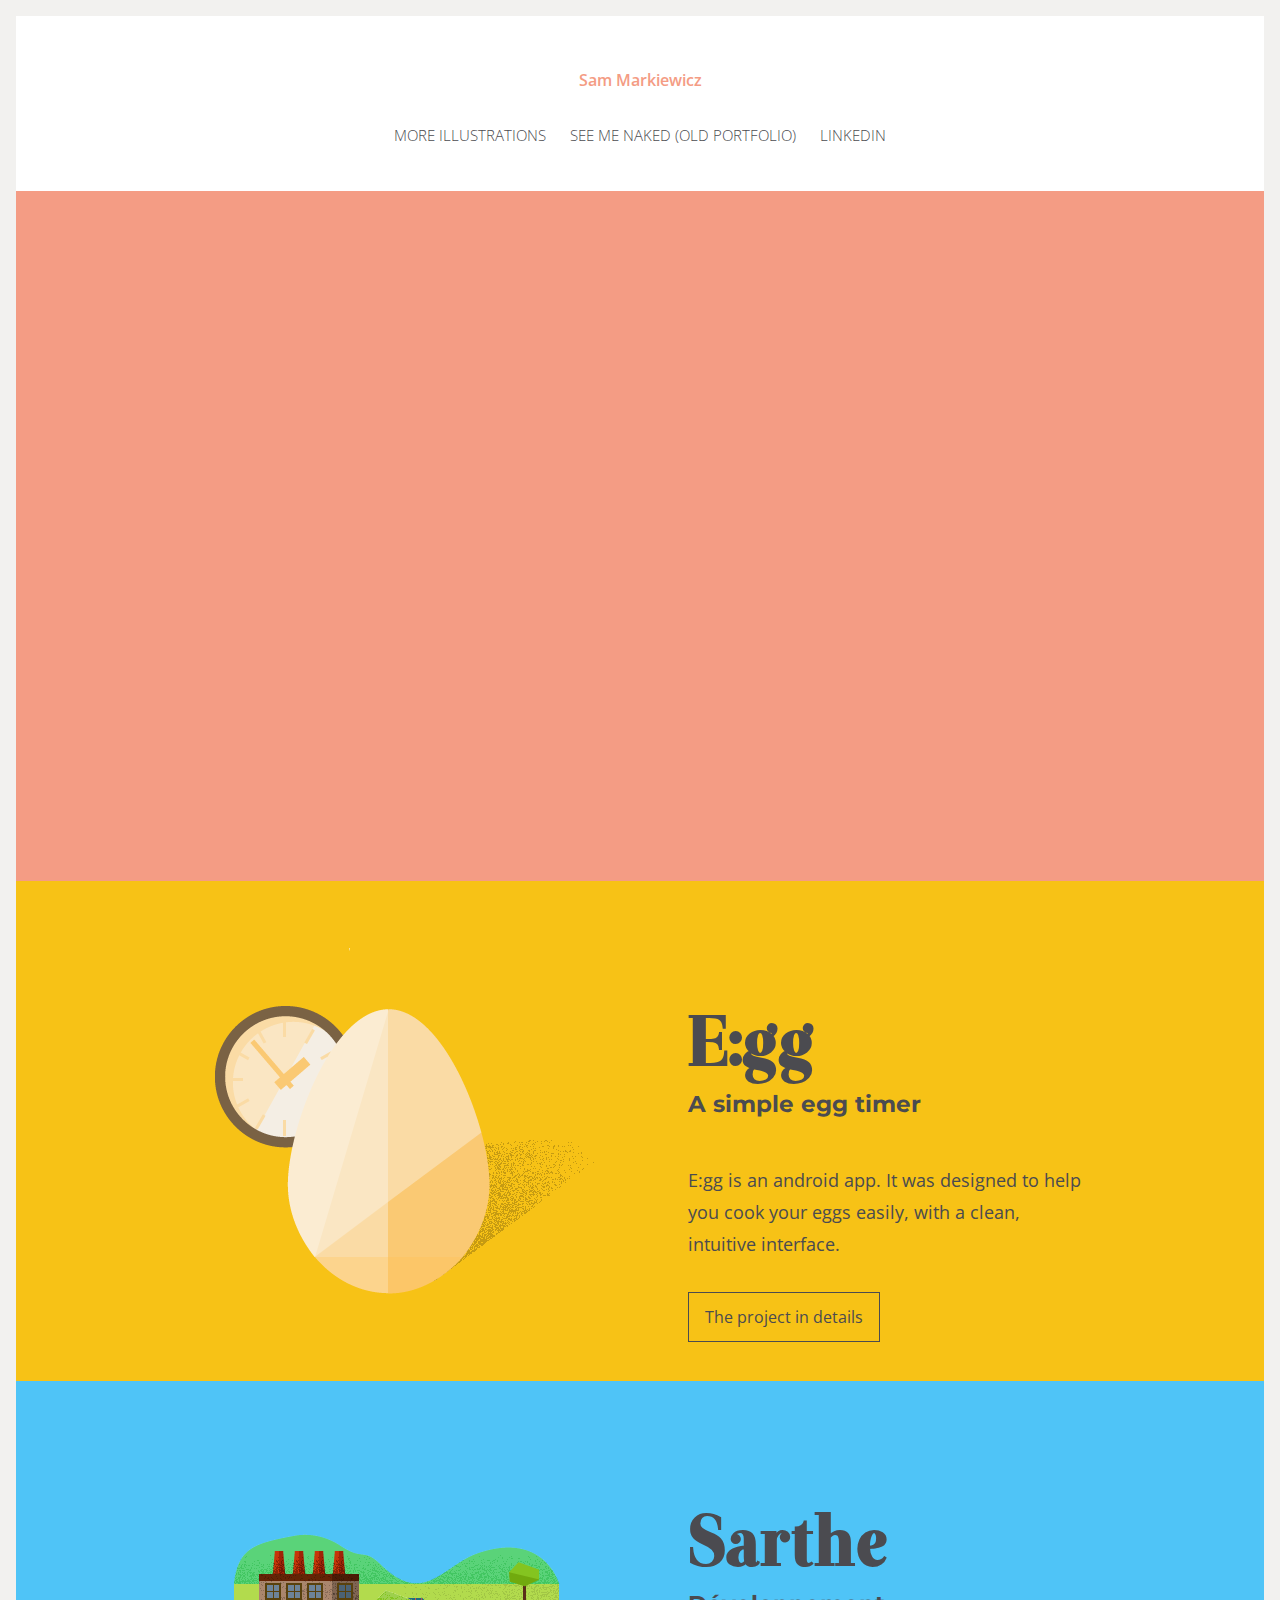
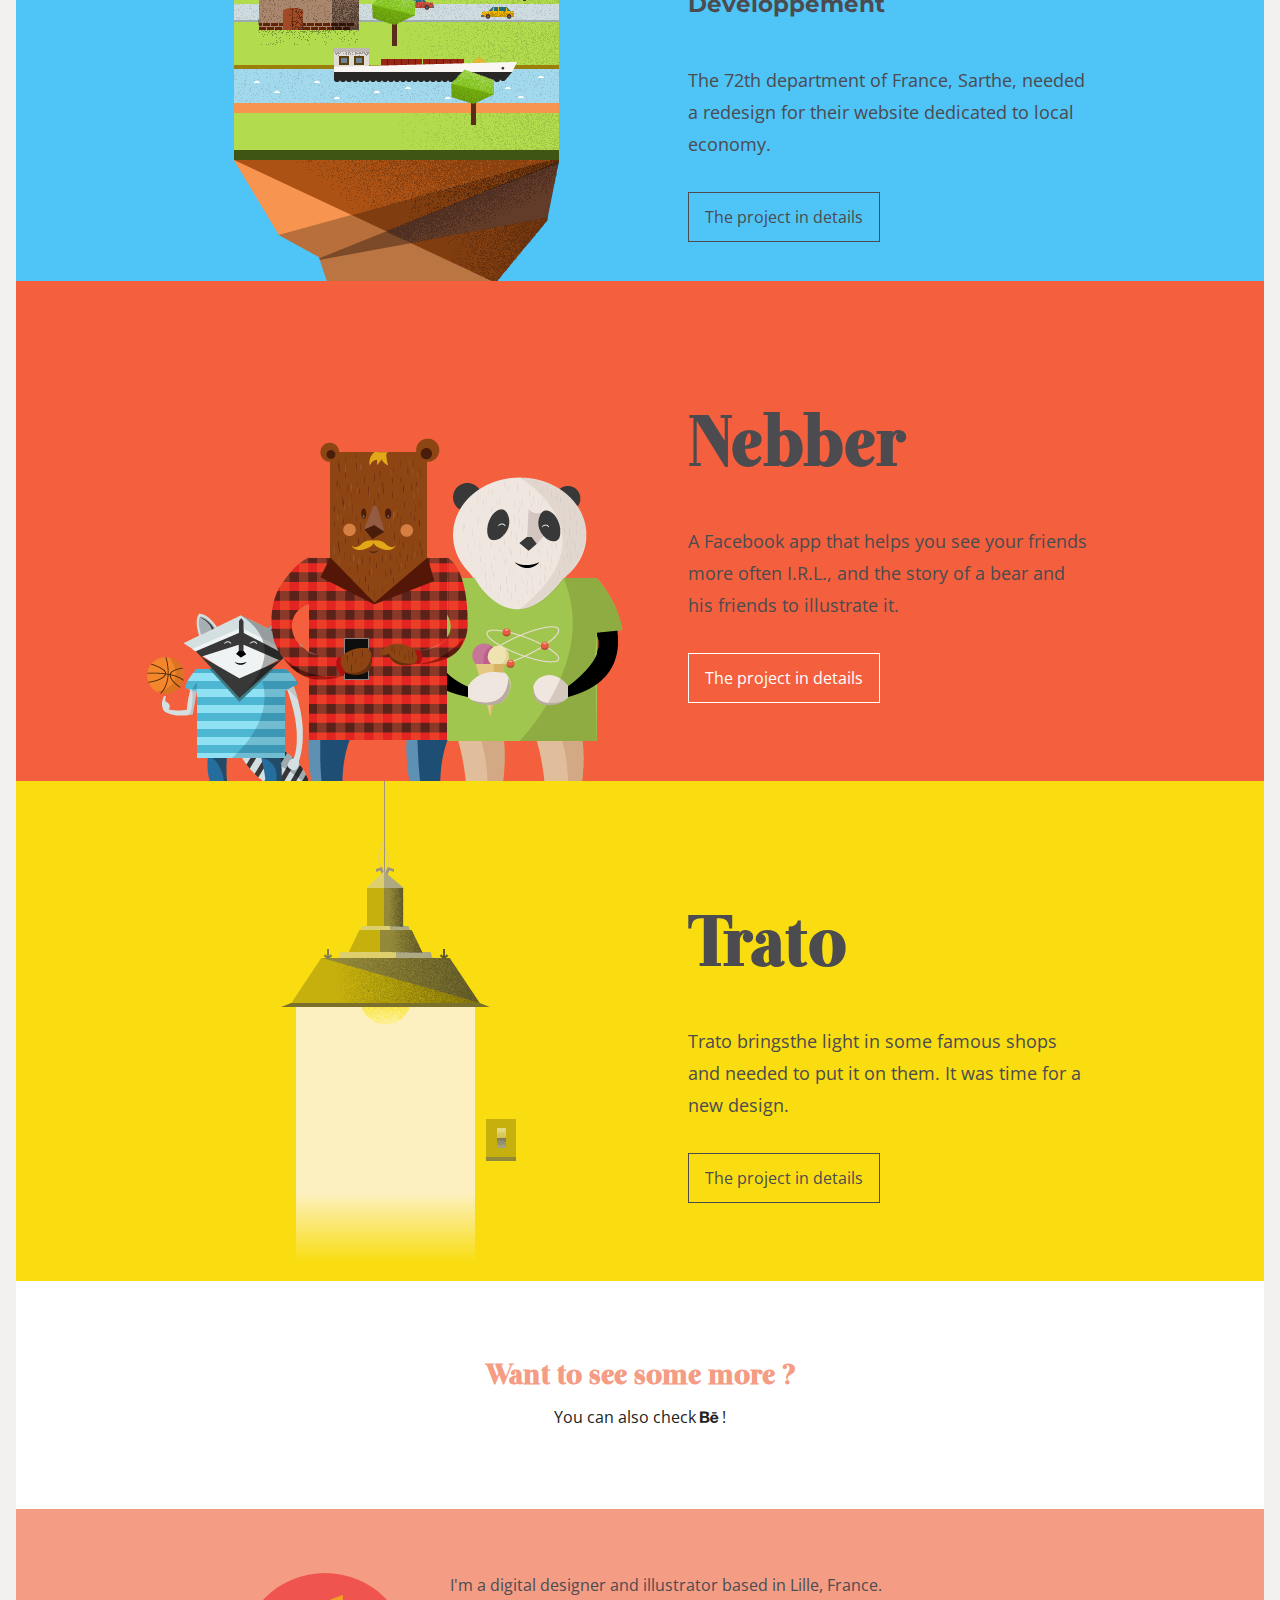
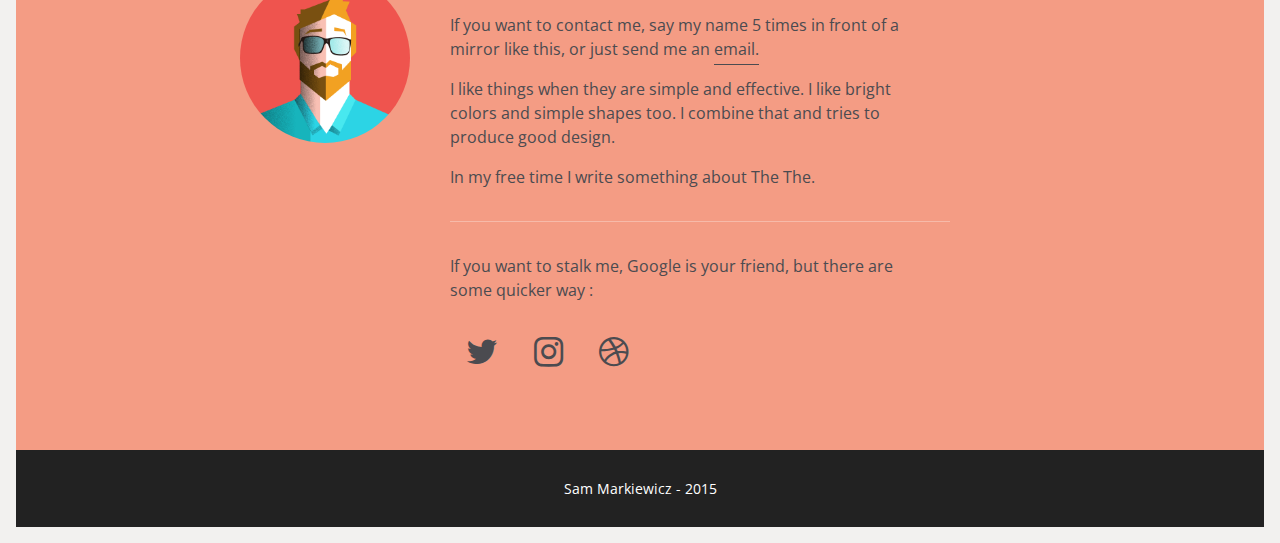
<file: index.html>
<!DOCTYPE html>
<html>
  <head>
    <meta charset="utf-8" />
    <meta content="IE=edge,chrome=1" http-equiv="X-UA-Compatible" />
    <meta content="width=device-width, initial-scale=1" name="viewport" />
    <meta content="Sam Markiewicz, webdesign, digital design, digital designer, web designer, UX, UI, webdesigner, design, identity, illustration, illustrator, app, front-end development" name="description" />
    <link href="images/favicons/apple-touch-icon-57x57.png" rel="apple-touch-icon" sizes="57x57" />
    <link href="images/favicons/apple-touch-icon-114x114.png" rel="apple-touch-icon" sizes="114x114" />
    <link href="images/favicons/apple-touch-icon-72x72.png" rel="apple-touch-icon" sizes="72x72" />
    <link href="images/favicons/apple-touch-icon-144x144.png" rel="apple-touch-icon" sizes="144x144" />
    <link href="images/favicons/apple-touch-icon-60x60.png" rel="apple-touch-icon" sizes="60x60" />
    <link href="images/favicons/apple-touch-icon-120x120.png" rel="apple-touch-icon" sizes="120x120" />
    <link href="images/favicons/apple-touch-icon-76x76.png" rel="apple-touch-icon" sizes="76x76" />
    <link href="images/favicons/apple-touch-icon-152x152.png" rel="apple-touch-icon" sizes="152x152" />
    <link href="images/favicons/apple-touch-icon-180x180.png" rel="apple-touch-icon" sizes="180x180" />
    <link href="images/favicons/favicon.ico" rel="shortcut icon" />
    <link href="images/favicons/favicon-192x192.png" rel="icon" sizes="192x192" type="image/png" />
    <link href="images/favicons/favicon-160x160.png" rel="icon" sizes="160x160" type="image/png" />
    <link href="images/favicons/favicon-96x96.png" rel="icon" sizes="96x96" type="image/png" />
    <link href="images/favicons/favicon-16x16.png" rel="icon" sizes="16x16" type="image/png" />
    <link href="images/favicons/favicon-32x32.png" rel="icon" sizes="32x32" type="image/png" />
    <meta content="#ef544e" name="msapplication-TileColor" />
    <meta content="images/favicons/mstile-144x144.png" name="msapplication-TileImage" />
    <meta content="images/favicons/browserconfig.xml" name="msapplication-config" />
    <title>Sam Markiewicz - Digital Design, Illustration </title>
    <link href="http://maxcdn.bootstrapcdn.com/font-awesome/4.2.0/css/font-awesome.min.css" rel="stylesheet" />
    <link href="css/style.css" rel="stylesheet" />
  </head>
  <body>
    <div class="container-inner">
      <section class="header">
        <header role="banner">
          <h1 class="open">
            Sam Markiewicz
          </h1>
        </header>
        <nav>
          <ul>
            <li>
              <a href="https://dribbble.com/sammarkiewicz" target="_blank">More illustrations </a>
            </li>
            <li>
              <a href="http://sammarkiewi.cz" target="_blank">See me naked (old portfolio) </a>
            </li>
            <li>
              <a href="http://fr.linkedin.com/in/sammarkiewicz/" target="_blank">LinkedIn </a>
            </li>
          </ul>
        </nav>
      </section>
      <section class="introduction">
        <article>
          <div>
            <p class="otama">
              I'm a digital designer &amp; illustrator.
            </p>
            <p>
              I like fun people and cool projects. <br />Working on fun projects with cool people is fine too.
            </p>
          </div>
        </article>
      </section>
      <section class="works egg">
        <div class="container">
          <article class="thumb__egg"></article>
          <article class="home__project-details">
            <div>
              <h3>
                <strong>E:gg </strong><span>A simple egg timer </span>
              </h3>
              <p>
                E:gg is an android app. It was designed to help you cook your eggs easily, with a clean, intuitive interface.
              </p>
              <a class="button" href="/egg.html">The project in details </a>
            </div>
          </article>
        </div>
      </section>
      <section class="works sarthe">
        <div class="container">
          <article class="thumb__sarthe"></article>
          <article class="home__project-details">
            <div>
              <h3>
                <strong>Sarthe </strong><span>Développement </span>
              </h3>
              <p>
                The 72th department of France, Sarthe, needed a redesign for their website dedicated to local economy.
              </p>
              <a class="button" href="/sarthe-developement.html">The project in details </a>
            </div>
          </article>
        </div>
      </section>
      <section class="works nebber">
        <div class="container">
          <article class="thumb__nebber"></article>
          <article class="home__project-details">
            <div>
              <h3>
                <strong>Nebber </strong>
              </h3>
              <p>
                A Facebook app that helps you see your friends more often I.R.L., and the story of a bear and his friends to illustrate it.
              </p>
              <a class="button" href="/nebber.html">The project in details </a>
            </div>
          </article>
        </div>
      </section>
      <section class="works trato">
        <div class="container">
          <article class="thumb__trato"></article>
          <article class="home__project-details">
            <div>
              <h3>
                <strong>Trato </strong>
              </h3>
              <p>
                Trato bringsthe light in some famous shops and needed to put it on them. It was time for a new design.
              </p>
              <a class="button" href="/trato.html">The project in details </a>
            </div>
          </article>
        </div>
      </section>
      <section class="works__more">
        <div class="container">
          <article>
            <p>
              Want to see some more ?
            </p>
            <a href="https://www.behance.net/sammarkiewicz" target="_blank">You can also check <i class="fa fa-behance"></i> ! </a>
          </article>
        </div>
      </section>
      <footer>
        <div>
          <img src="images/home/portrait.png" />
          <div>
            <p>
              I'm a digital designer and illustrator based in Lille, France.
            </p>
            <p>
              If you want to contact me, say my name 5 times in front of a mirror like this, or just send me an <a href="mailto:work.withsammark@gmail.com?subject=Hello&amp;body=Hello">email. </a>
            </p>
            <p>
              I like things when they are simple and effective. I like bright colors and simple shapes too. I combine that and tries to produce good design.
            </p>
            <p>
              In my free time I write something about The The.
            </p>
            <p class="separator">
              If you want to stalk me, Google is your friend, but there are some quicker way :
            </p>
            <ul>
              <li class="link__twitter">
                <a href="https://twitter.com/sammarkz" target="_blank"><i class="fa fa-twitter"></i></a>
              </li>
              <li class="link__instagram">
                <a href="http://instagram.com/sammarkiewicz" target="_blank"><i class="fa fa-instagram"></i></a>
              </li>
              <li class="link__codepen">
                <a href="https://dribbble.com/sammarkiewicz" target="_blank"><i class="fa fa-dribbble"></i></a>
              </li>
            </ul>
          </div>
        </div>
      </footer>
      <aside>
        <p>
          Sam Markiewicz - 2015
        </p>
      </aside>
    </div>
    <script>
      (function(i,s,o,g,r,a,m){i['GoogleAnalyticsObject']=r;i[r]=i[r]||function(){(i[r].q=i[r].q||[]).push(arguments)},i[r].l=1*new Date();a=s.createElement(o),m=s.getElementsByTagName(o)[0];a.async=1;a.src=g;m.parentNode.insertBefore(a,m)})(window,document,'script','//www.google-analytics.com/analytics.js','ga');ga('create', 'UA-57273018-1', 'auto');ga('send', 'pageview');
    </script>
  </body>
</html>
</file>
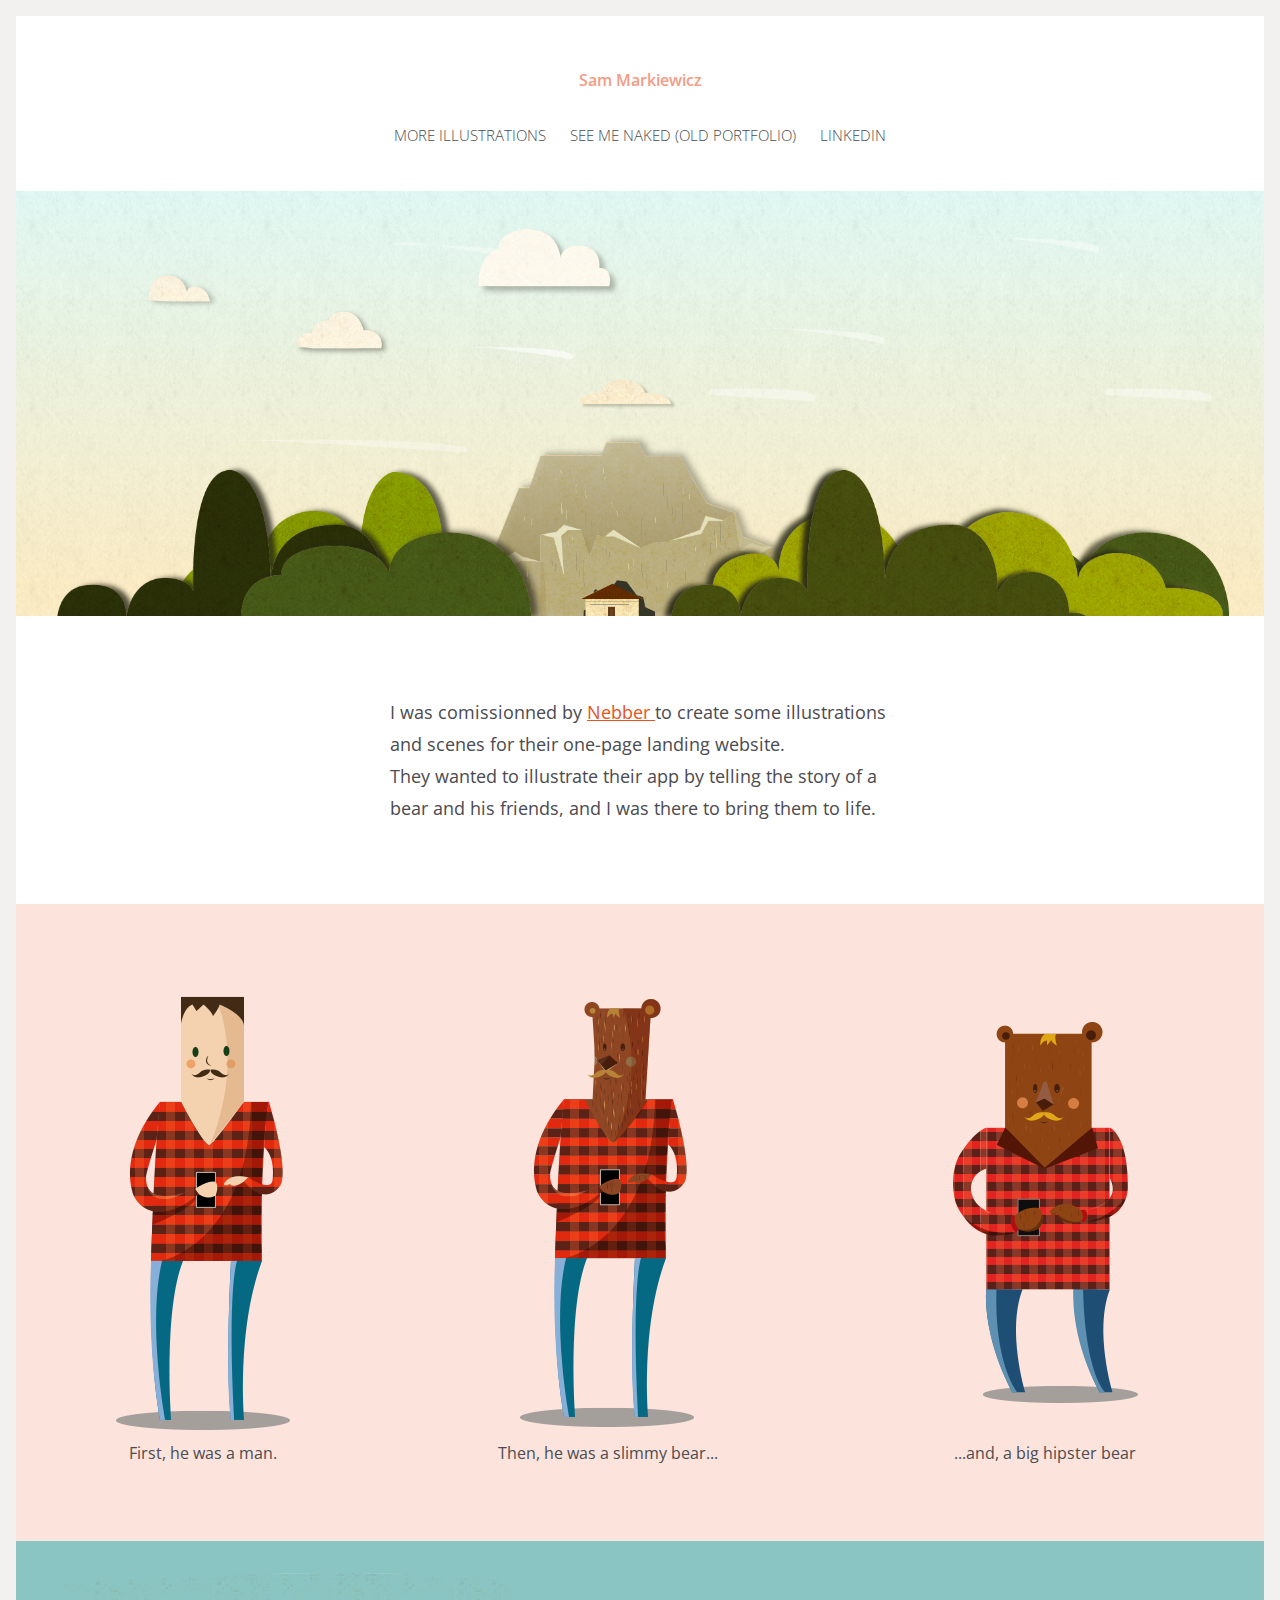
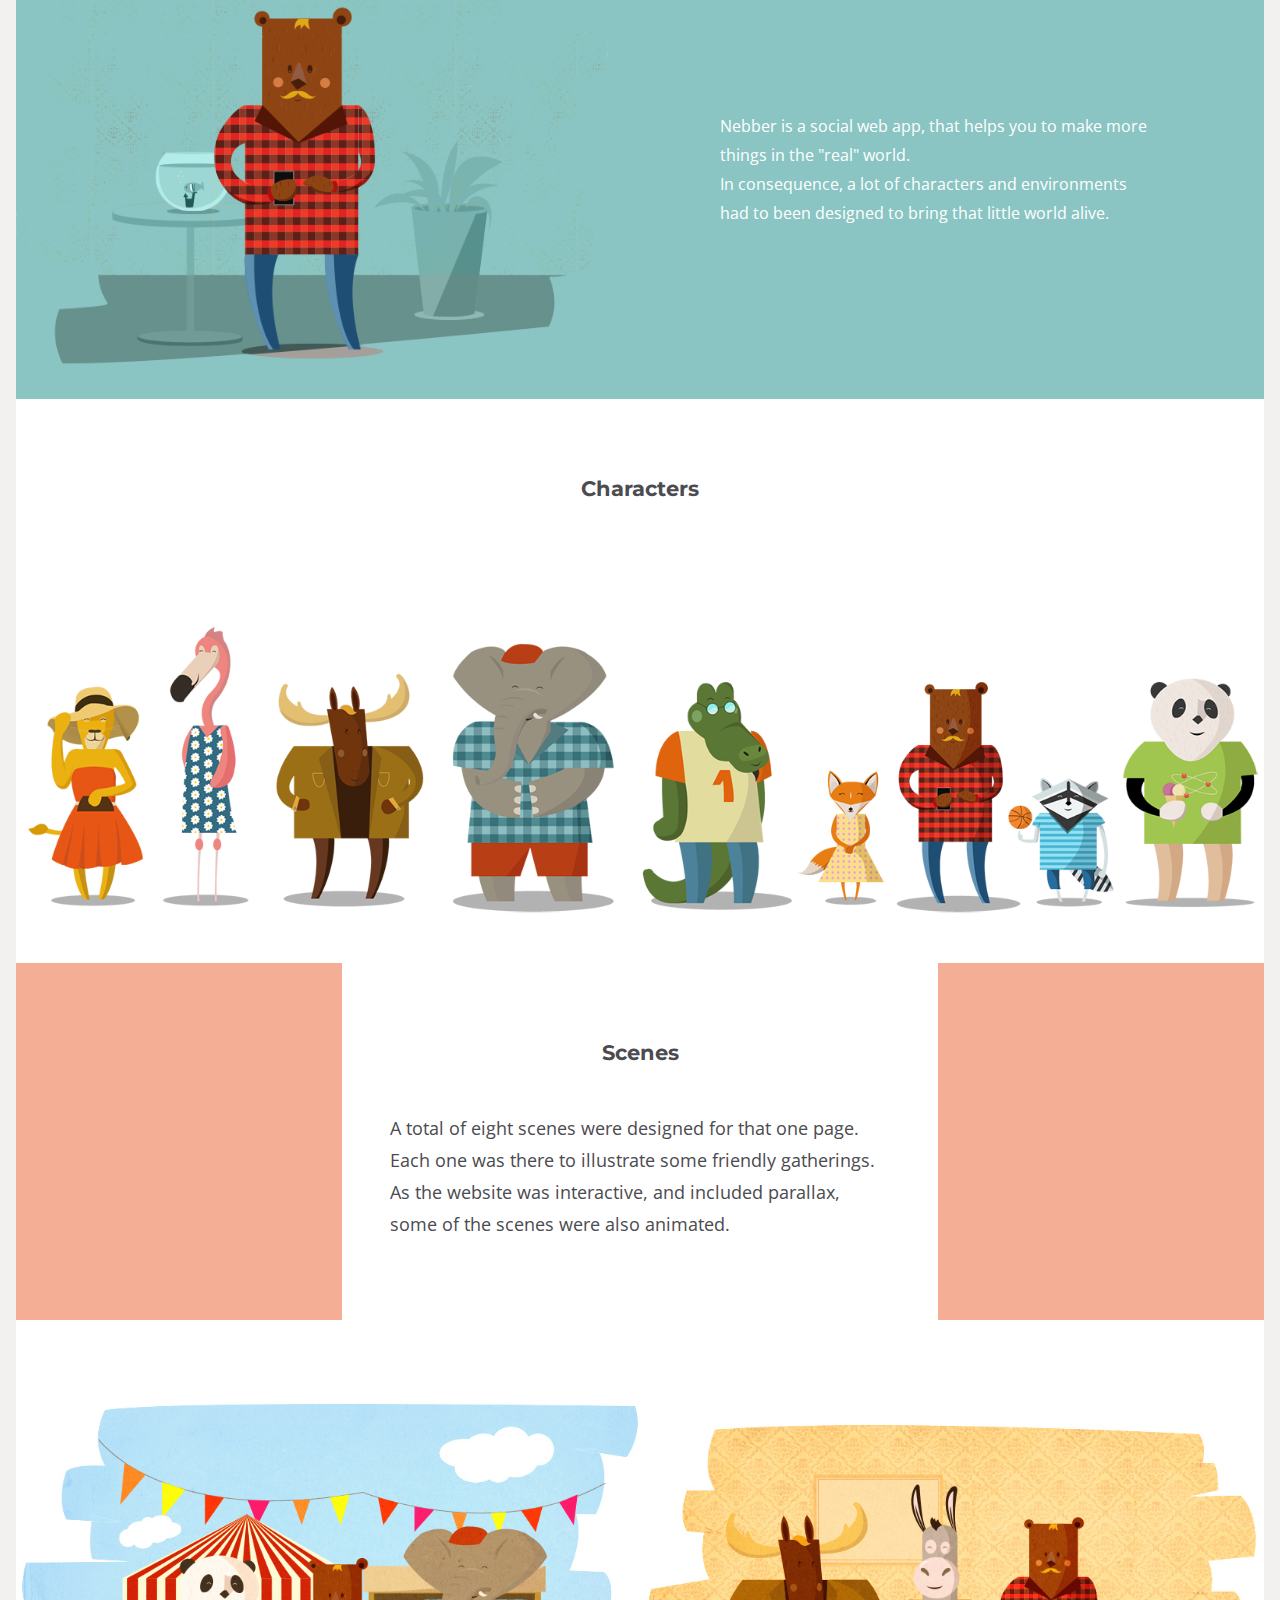
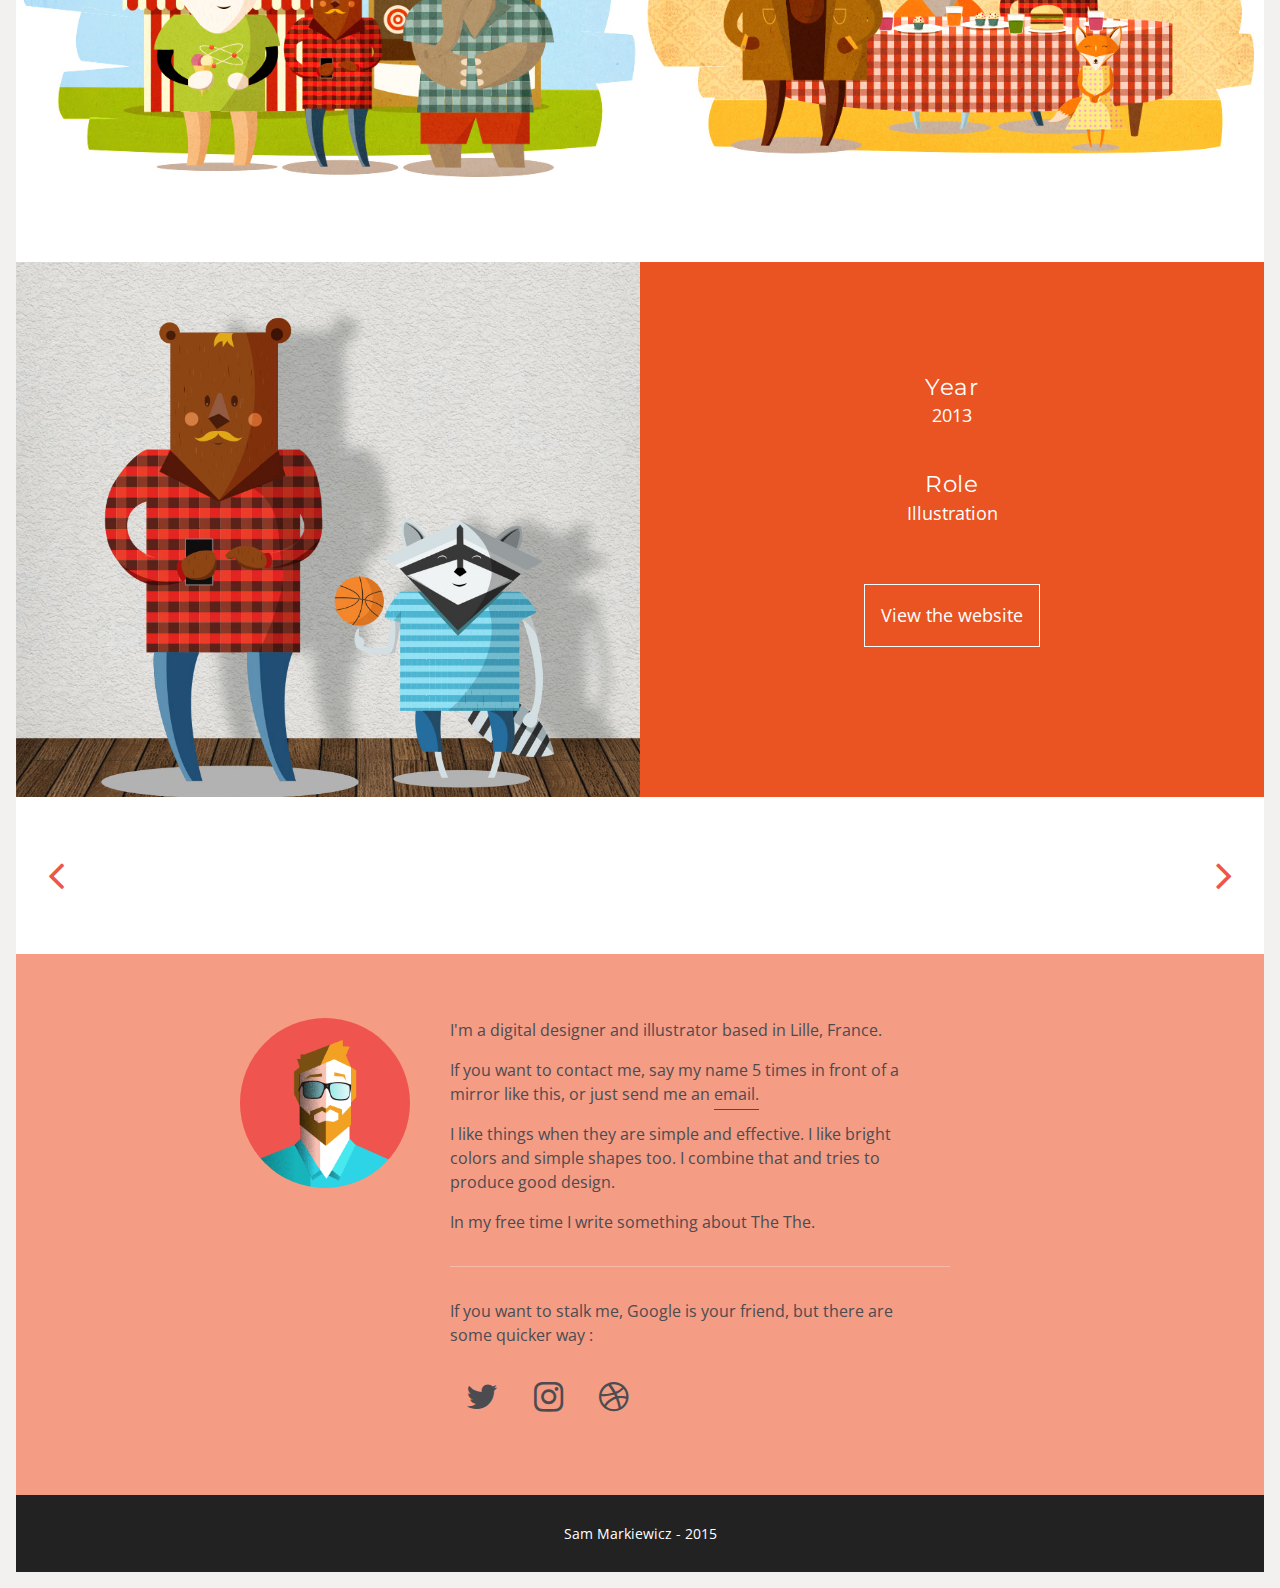
<file: nebber.html>
<!DOCTYPE html>
<html>
  <head>
    <meta charset="utf-8" />
    <meta content="IE=edge,chrome=1" http-equiv="X-UA-Compatible" />
    <meta content="noindex" name="robots" />
    <meta content="width=device-width, initial-scale=1" name="viewport" />
    <meta content="Sam Markiewicz, webdesign, digital design, digital designer, web designer, UX, UI, webdesigner, design, identity, illustration, illustrator, app, front-end development" name="description" />
    <link href="images/favicons/apple-touch-icon-57x57.png" rel="apple-touch-icon" sizes="57x57" />
    <link href="images/favicons/apple-touch-icon-114x114.png" rel="apple-touch-icon" sizes="114x114" />
    <link href="images/favicons/apple-touch-icon-72x72.png" rel="apple-touch-icon" sizes="72x72" />
    <link href="images/favicons/apple-touch-icon-144x144.png" rel="apple-touch-icon" sizes="144x144" />
    <link href="images/favicons/apple-touch-icon-60x60.png" rel="apple-touch-icon" sizes="60x60" />
    <link href="images/favicons/apple-touch-icon-120x120.png" rel="apple-touch-icon" sizes="120x120" />
    <link href="images/favicons/apple-touch-icon-76x76.png" rel="apple-touch-icon" sizes="76x76" />
    <link href="images/favicons/apple-touch-icon-152x152.png" rel="apple-touch-icon" sizes="152x152" />
    <link href="images/favicons/apple-touch-icon-180x180.png" rel="apple-touch-icon" sizes="180x180" />
    <link href="images/favicons/favicon.ico" rel="shortcut icon" />
    <link href="images/favicons/favicon-192x192.png" rel="icon" sizes="192x192" type="image/png" />
    <link href="images/favicons/favicon-160x160.png" rel="icon" sizes="160x160" type="image/png" />
    <link href="images/favicons/favicon-96x96.png" rel="icon" sizes="96x96" type="image/png" />
    <link href="images/favicons/favicon-16x16.png" rel="icon" sizes="16x16" type="image/png" />
    <link href="images/favicons/favicon-32x32.png" rel="icon" sizes="32x32" type="image/png" />
    <meta content="#ef544e" name="msapplication-TileColor" />
    <meta content="images/favicons/mstile-144x144.png" name="msapplication-TileImage" />
    <meta content="images/favicons/browserconfig.xml" name="msapplication-config" />
    <title>Sam Markiewicz - Digital Design, Illustration | Sarthe Développement </title>
    <link href="http://maxcdn.bootstrapcdn.com/font-awesome/4.2.0/css/font-awesome.min.css" rel="stylesheet" />
    <link href="css/style.css" rel="stylesheet" />
  </head>
  <body class="page nebber">
    <div class="container-inner">
      <section class="header">
        <header role="banner">
          <h2 class="open">
            <a href="/">Sam Markiewicz </a>
          </h2>
        </header>
        <nav>
          <ul>
            <li>
              <a href="https://dribbble.com/sammarkiewicz" target="_blank">More illustrations </a>
            </li>
            <li>
              <a href="http://sammarkiewi.cz" target="_blank">See me naked (old portfolio) </a>
            </li>
            <li>
              <a href="http://fr.linkedin.com/in/sammarkiewicz/" target="_blank">LinkedIn </a>
            </li>
          </ul>
        </nav>
      </section>
      <section class="page__banner banner__nebber flex">
        <h1>
          Nebber 
        </h1>
      </section>
      <section class="page__text flex">
        <article>
          <p>
            I was comissionned by <a href="http://www.nebber.com">Nebber </a>to create some illustrations and scenes for their one-page landing website. <br />They wanted to illustrate their app by telling the story of a bear and his friends, and I was there to bring them to life. 
          </p>
        </article>
      </section>
      <section class="page__details-design flex">
        <article class="block">
          <div>
            <img src="../images/nebber/chara-1.png" />
            <p>
              First, he was a man. 
            </p>
          </div>
        </article>
        <article class="block">
          <div>
            <img src="../images/nebber/chara-2.png" />
            <p>
              Then, he was a slimmy bear... 
            </p>
          </div>
        </article>
        <article class="block">
          <div>
            <img src="../images/nebber/chara-3.png" />
            <p>
              ...and, a big hipster bear 
            </p>
          </div>
        </article>
      </section>
      <section class="page__scene-1 flex">
        <article class="block">
          <div>
            <img src="../images/nebber/scene-1.png" />
          </div>
        </article>
        <article class="block">
          <div>
            <p>
              Nebber is a social web app, that helps you to make more things in the "real" world. <br />In consequence, a lot of characters and environments had to been designed to bring that little world alive. 
            </p>
          </div>
        </article>
      </section>
      <section class="page__text flex">
        <article class="block">
          <h3 class="title__transition">
            Characters 
          </h3>
        </article>
      </section>
      <section class="page__characters flex">
        <article class="block">
          <img src="../images/nebber/all-characters.png" />
        </article>
      </section>
      <section class="page__text colored flex">
        <article>
          <div>
            <h3 class="title__transition">
              Scenes 
            </h3>
            <p>
              A total of eight scenes were designed for that one page. <br />Each one was there to illustrate some friendly gatherings. <br />As the website was interactive, and included parallax, some of the scenes were also animated. 
            </p>
          </div>
        </article>
      </section>
      <section class="page__scenes flex">
        <article class="block">
          <div>
            <img src="../images/nebber/scene-sample-2.jpg" />
          </div>
        </article>
        <article class="block">
          <div>
            <img src="../images/nebber/scene-sample-3.jpg" />
          </div>
        </article>
      </section>
      <section class="page__endings flex">
        <article class="block">
          <img alt="Nebber" class="center" src="../images/nebber/scene-real.jpg" />
        </article>
        <article class="block details">
          <div>
            <p>
              <strong>Year </strong>2013 
            </p>
            <p>
              <strong>Role </strong>Illustration 
            </p>
            <p>
              <a class="button" href="http://www.nebber.com" target="_blank">View the website </a>
            </p>
          </div>
        </article>
      </section>
      <section class="page__navigation flex">
        <ul class="flex">
          <li>
            <a class="button-nav block block" href="/sarthe-developement.html"><i class="fa fa-angle-left"></i></a>
          </li>
          <li>
            <a class="button-nav block" href="/trato.html"><i class="fa fa-angle-right"></i></a>
          </li>
        </ul>
      </section>
      <footer>
        <div>
          <img src="images/home/portrait.png" />
          <div>
            <p>
              I'm a digital designer and illustrator based in Lille, France. 
            </p>
            <p>
              If you want to contact me, say my name 5 times in front of a mirror like this, or just send me an <a href="mailto:work.withsammark@gmail.com?subject=Hello&amp;body=Hello">email. </a>
            </p>
            <p>
              I like things when they are simple and effective. I like bright colors and simple shapes too. I combine that and tries to produce good design. 
            </p>
            <p>
              In my free time I write something about The The. 
            </p>
            <p class="separator">
              If you want to stalk me, Google is your friend, but there are some quicker way : 
            </p>
            <ul>
              <li class="link__twitter">
                <a href="https://twitter.com/sammarkz" target="_blank"><i class="fa fa-twitter"></i></a>
              </li>
              <li class="link__instagram">
                <a href="http://instagram.com/sammarkiewicz" target="_blank"><i class="fa fa-instagram"></i></a>
              </li>
              <li class="link__codepen">
                <a href="https://dribbble.com/sammarkiewicz" target="_blank"><i class="fa fa-dribbble"></i></a>
              </li>
            </ul>
          </div>
        </div>
      </footer>
      <aside>
        <p>
          Sam Markiewicz - 2015 
        </p>
      </aside>
    </div>
    <script>
      (function(i,s,o,g,r,a,m){i['GoogleAnalyticsObject']=r;i[r]=i[r]||function(){(i[r].q=i[r].q||[]).push(arguments)},i[r].l=1*new Date();a=s.createElement(o),m=s.getElementsByTagName(o)[0];a.async=1;a.src=g;m.parentNode.insertBefore(a,m)})(window,document,'script','//www.google-analytics.com/analytics.js','ga');ga('create', 'UA-57273018-1', 'auto');ga('send', 'pageview');
    </script>
  </body>
</html>
</file>
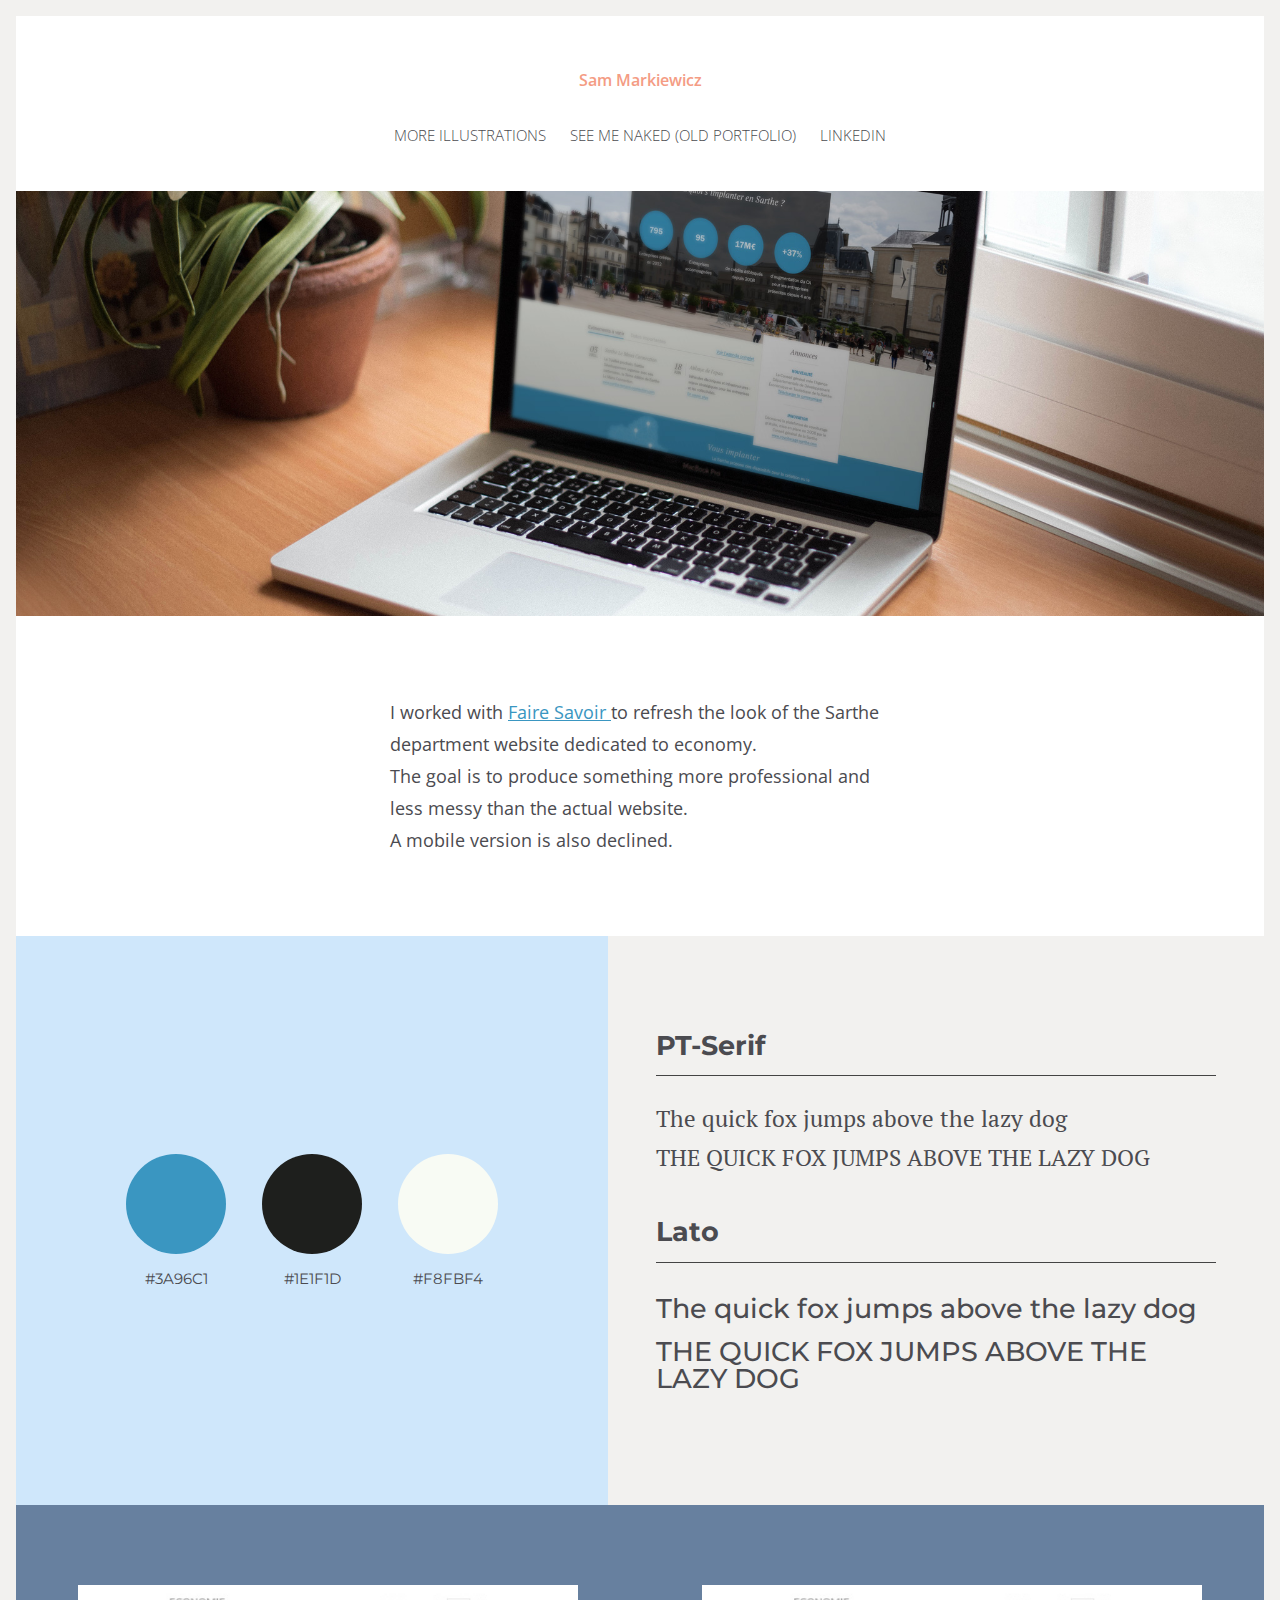
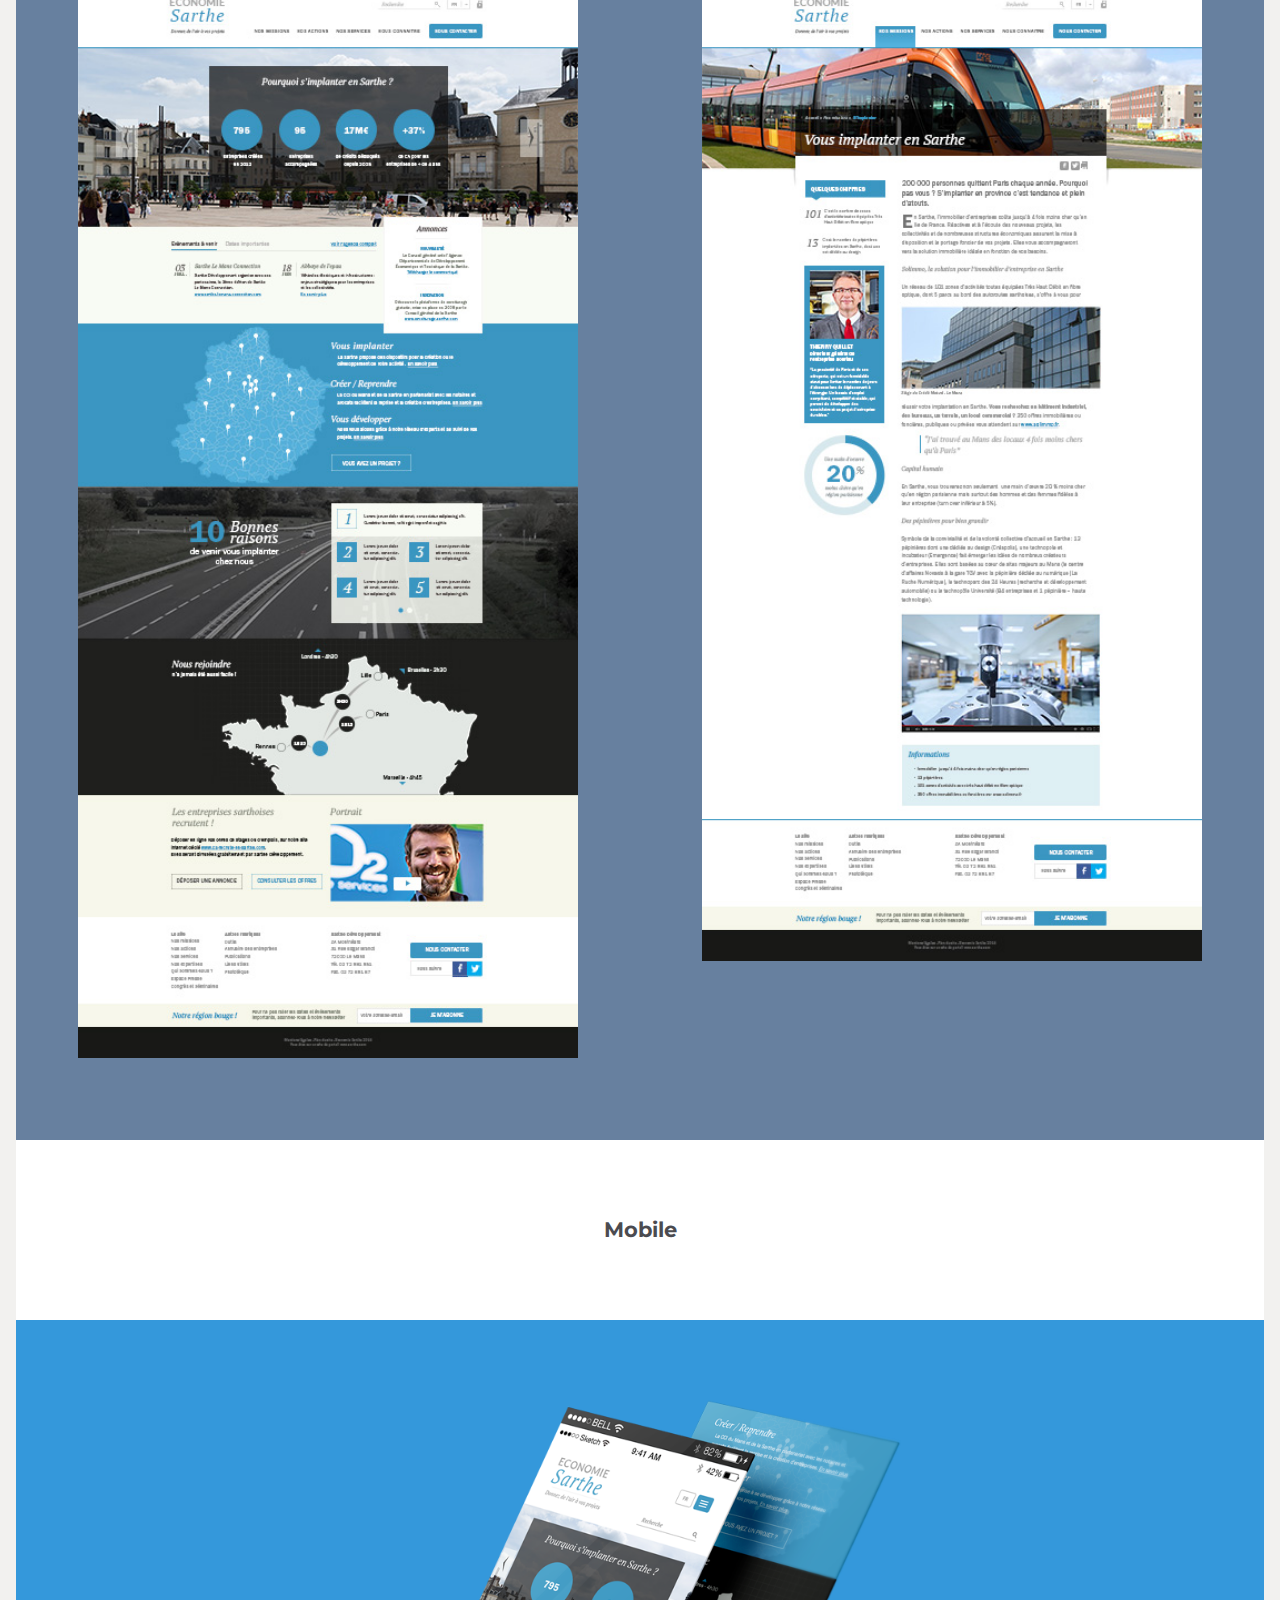
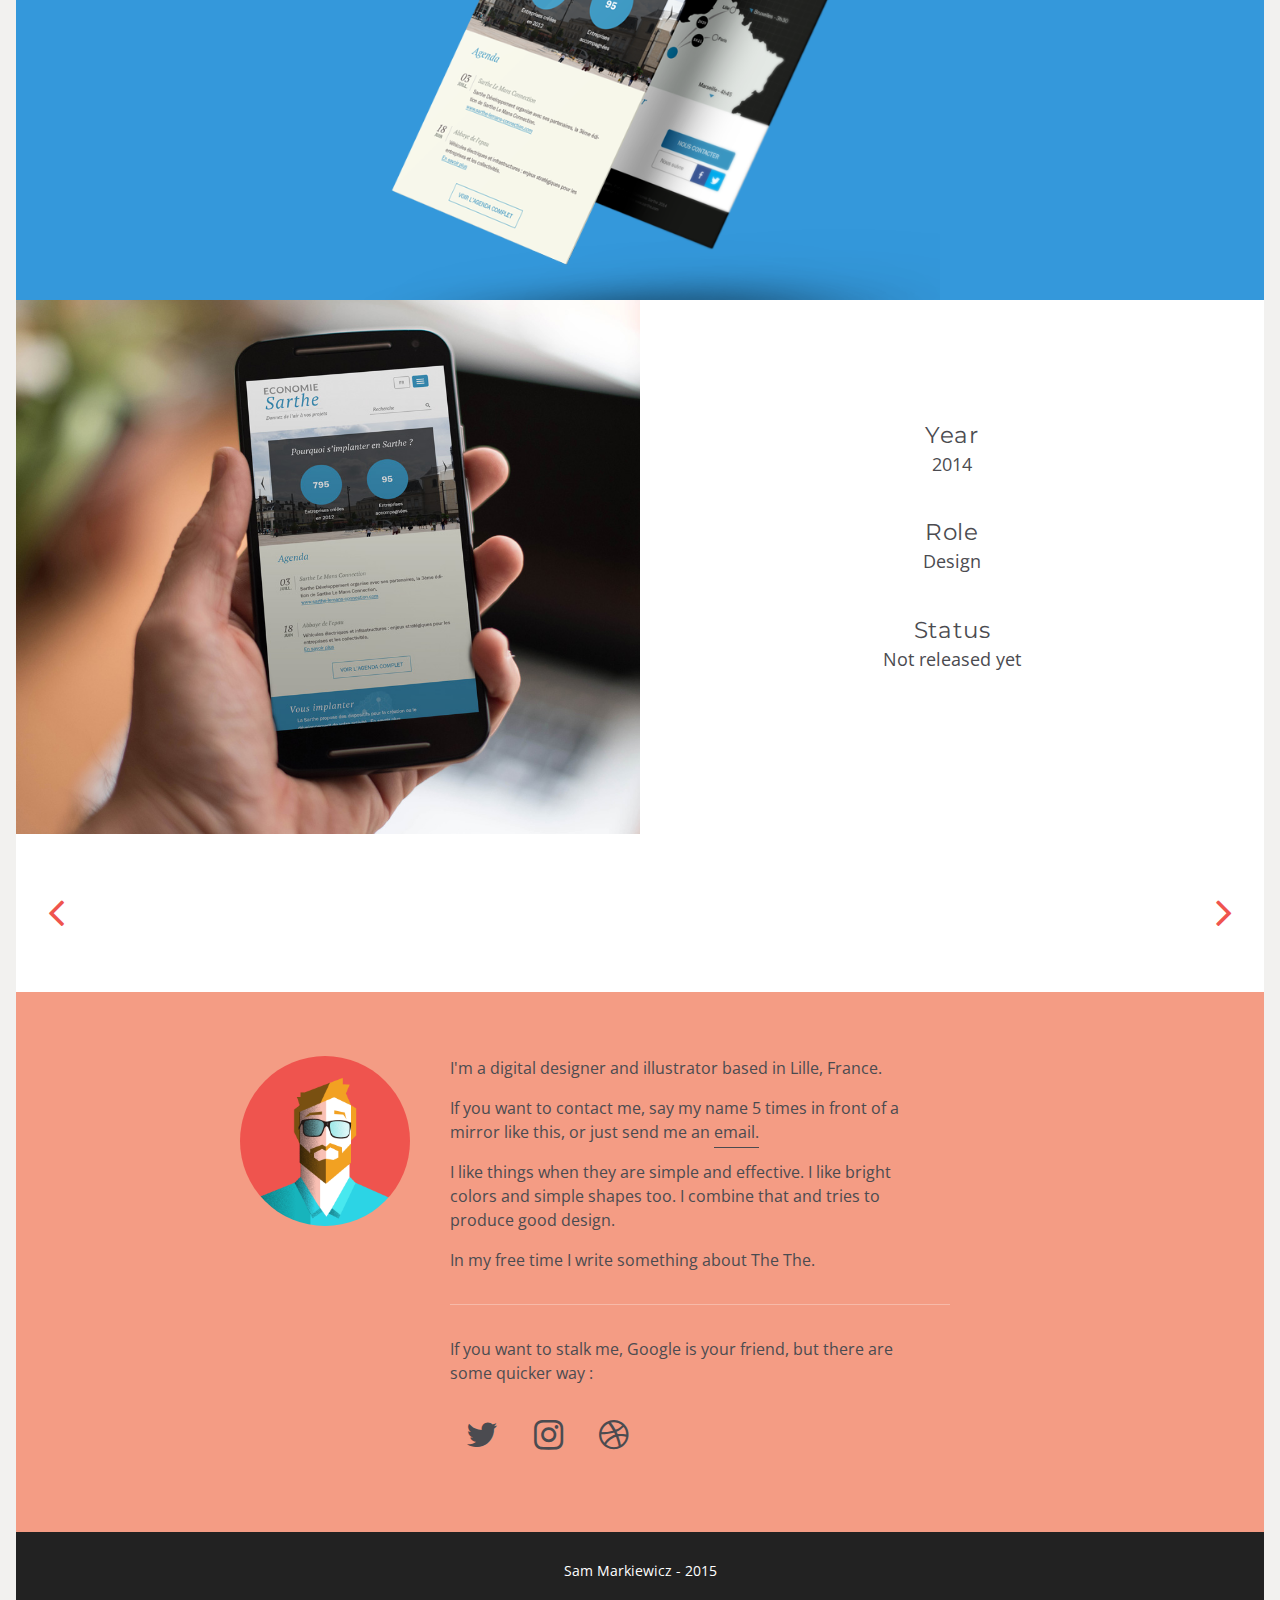
<file: sarthe-developement.html>
<!DOCTYPE html>
<html>
  <head>
    <meta charset="utf-8" />
    <meta content="IE=edge,chrome=1" http-equiv="X-UA-Compatible" />
    <meta content="Sam Markiewicz, webdesign, digital design, digital designer, web designer, UX, UI, webdesigner, design, identity, illustration, illustrator, app, front-end development" name="description" />
    <meta content="noindex" name="robots" />
    <meta content="width=device-width, initial-scale=1" name="viewport" />
    <link href="images/favicons/apple-touch-icon-57x57.png" rel="apple-touch-icon" sizes="57x57" />
    <link href="images/favicons/apple-touch-icon-114x114.png" rel="apple-touch-icon" sizes="114x114" />
    <link href="images/favicons/apple-touch-icon-72x72.png" rel="apple-touch-icon" sizes="72x72" />
    <link href="images/favicons/apple-touch-icon-144x144.png" rel="apple-touch-icon" sizes="144x144" />
    <link href="images/favicons/apple-touch-icon-60x60.png" rel="apple-touch-icon" sizes="60x60" />
    <link href="images/favicons/apple-touch-icon-120x120.png" rel="apple-touch-icon" sizes="120x120" />
    <link href="images/favicons/apple-touch-icon-76x76.png" rel="apple-touch-icon" sizes="76x76" />
    <link href="images/favicons/apple-touch-icon-152x152.png" rel="apple-touch-icon" sizes="152x152" />
    <link href="images/favicons/apple-touch-icon-180x180.png" rel="apple-touch-icon" sizes="180x180" />
    <link href="images/favicons/favicon.ico" rel="shortcut icon" />
    <link href="images/favicons/favicon-192x192.png" rel="icon" sizes="192x192" type="image/png" />
    <link href="images/favicons/favicon-160x160.png" rel="icon" sizes="160x160" type="image/png" />
    <link href="images/favicons/favicon-96x96.png" rel="icon" sizes="96x96" type="image/png" />
    <link href="images/favicons/favicon-16x16.png" rel="icon" sizes="16x16" type="image/png" />
    <link href="images/favicons/favicon-32x32.png" rel="icon" sizes="32x32" type="image/png" />
    <meta content="#ef544e" name="msapplication-TileColor" />
    <meta content="images/favicons/mstile-144x144.png" name="msapplication-TileImage" />
    <meta content="images/favicons/browserconfig.xml" name="msapplication-config" />
    <title>Sam Markiewicz - Digital Design, Illustration | Sarthe Développement </title>
    <link href="http://maxcdn.bootstrapcdn.com/font-awesome/4.2.0/css/font-awesome.min.css" rel="stylesheet" />
    <link href="css/style.css" rel="stylesheet" />
  </head>
  <body class="page sarthe">
    <div class="container-inner">
      <section class="header">
        <header role="banner">
          <h2 class="open">
            <a href="/">Sam Markiewicz </a>
          </h2>
        </header>
        <nav>
          <ul>
            <li>
              <a href="https://dribbble.com/sammarkiewicz" target="_blank">More illustrations </a>
            </li>
            <li>
              <a href="http://sammarkiewi.cz" target="_blank">See me naked (old portfolio) </a>
            </li>
            <li>
              <a href="http://fr.linkedin.com/in/sammarkiewicz/" target="_blank">LinkedIn </a>
            </li>
          </ul>
        </nav>
      </section>
      <section class="page__banner banner__sarthe flex">
        <h1>
          Sarthe Developpement 
        </h1>
      </section>
      <section class="page__text flex">
        <article>
          <p>
            I worked with <a href="http://www.faire-savoir.com">Faire Savoir </a>to refresh the look of the Sarthe department website dedicated to economy. <br />The goal is to produce something more professional and less messy than the actual website. <br />A mobile version is also declined. 
          </p>
        </article>
      </section>
      <section class="page__details-design flex">
        <article class="block">
          <ul class="list__with-legends list__colors">
            <li>
              <span class="circle__sarthe-blue"></span><i class="sub-title">#3a96c1 </i>
            </li>
            <li>
              <span class="circle__sarthe-black"></span><i class="sub-title">#1e1f1d </i>
            </li>
            <li>
              <span class="circle__sarthe-white"></span><i class="sub-title">#f8fbf4 </i>
            </li>
          </ul>
        </article>
        <article class="block">
          <div>
            <dl class="list__types">
              <dt>
                PT-Serif 
              </dt>
              <dd class="font__sarthe-set1">
                The quick fox jumps above the lazy dog 
              </dd>
              <dd class="font__sarthe-set1">
                The quick fox jumps above the lazy dog 
              </dd>
            </dl>
            <dl class="list__types">
              <dt>
                Lato 
              </dt>
              <dd class="font__sarte-set2">
                The quick fox jumps above the lazy dog 
              </dd>
              <dd class="font__sarte-set2">
                The quick fox jumps above the lazy dog 
              </dd>
            </dl>
          </div>
        </article>
      </section>
      <section class="page__desktop-views flex">
        <article>
          <img src="../images/sarthe/layout-home.jpg" />
        </article>
        <article>
          <img src="../images/sarthe/layout-article.jpg" />
        </article>
      </section>
      <section class="page__text flex">
        <article>
          <h3 class="title__transition">
            Mobile 
          </h3>
        </article>
      </section>
      <section class="page__mobile-cards">
        <article></article>
      </section>
      <section class="page__endings flex">
        <article class="block">
          <img alt="E:GG - A simple egg timer Android app" class="center" src="../images/sarthe/mobile-view.jpg" />
        </article>
        <article class="block details">
          <div>
            <p>
              <strong>Year </strong>2014 
            </p>
            <p>
              <strong>Role </strong>Design 
            </p>
            <p>
              <strong>Status </strong>Not released yet 
            </p>
          </div>
        </article>
      </section>
      <section class="page__navigation flex">
        <ul class="flex">
          <li>
            <a class="button-nav block block" href="/egg.html"><i class="fa fa-angle-left"></i></a>
          </li>
          <li>
            <a class="button-nav block" href="/nebber.html"><i class="fa fa-angle-right"></i></a>
          </li>
        </ul>
      </section>
      <footer>
        <div>
          <img src="images/home/portrait.png" />
          <div>
            <p>
              I'm a digital designer and illustrator based in Lille, France. 
            </p>
            <p>
              If you want to contact me, say my name 5 times in front of a mirror like this, or just send me an <a href="mailto:work.withsammark@gmail.com?subject=Hello&amp;body=Hello">email. </a>
            </p>
            <p>
              I like things when they are simple and effective. I like bright colors and simple shapes too. I combine that and tries to produce good design. 
            </p>
            <p>
              In my free time I write something about The The. 
            </p>
            <p class="separator">
              If you want to stalk me, Google is your friend, but there are some quicker way : 
            </p>
            <ul>
              <li class="link__twitter">
                <a href="https://twitter.com/sammarkz" target="_blank"><i class="fa fa-twitter"></i></a>
              </li>
              <li class="link__instagram">
                <a href="http://instagram.com/sammarkiewicz" target="_blank"><i class="fa fa-instagram"></i></a>
              </li>
              <li class="link__codepen">
                <a href="https://dribbble.com/sammarkiewicz" target="_blank"><i class="fa fa-dribbble"></i></a>
              </li>
            </ul>
          </div>
        </div>
      </footer>
      <aside>
        <p>
          Sam Markiewicz - 2015 
        </p>
      </aside>
    </div>
    <script>
      (function(i,s,o,g,r,a,m){i['GoogleAnalyticsObject']=r;i[r]=i[r]||function(){(i[r].q=i[r].q||[]).push(arguments)},i[r].l=1*new Date();a=s.createElement(o),m=s.getElementsByTagName(o)[0];a.async=1;a.src=g;m.parentNode.insertBefore(a,m)})(window,document,'script','//www.google-analytics.com/analytics.js','ga');ga('create', 'UA-57273018-1', 'auto');ga('send', 'pageview');
    </script>
  </body>
</html>
</file>
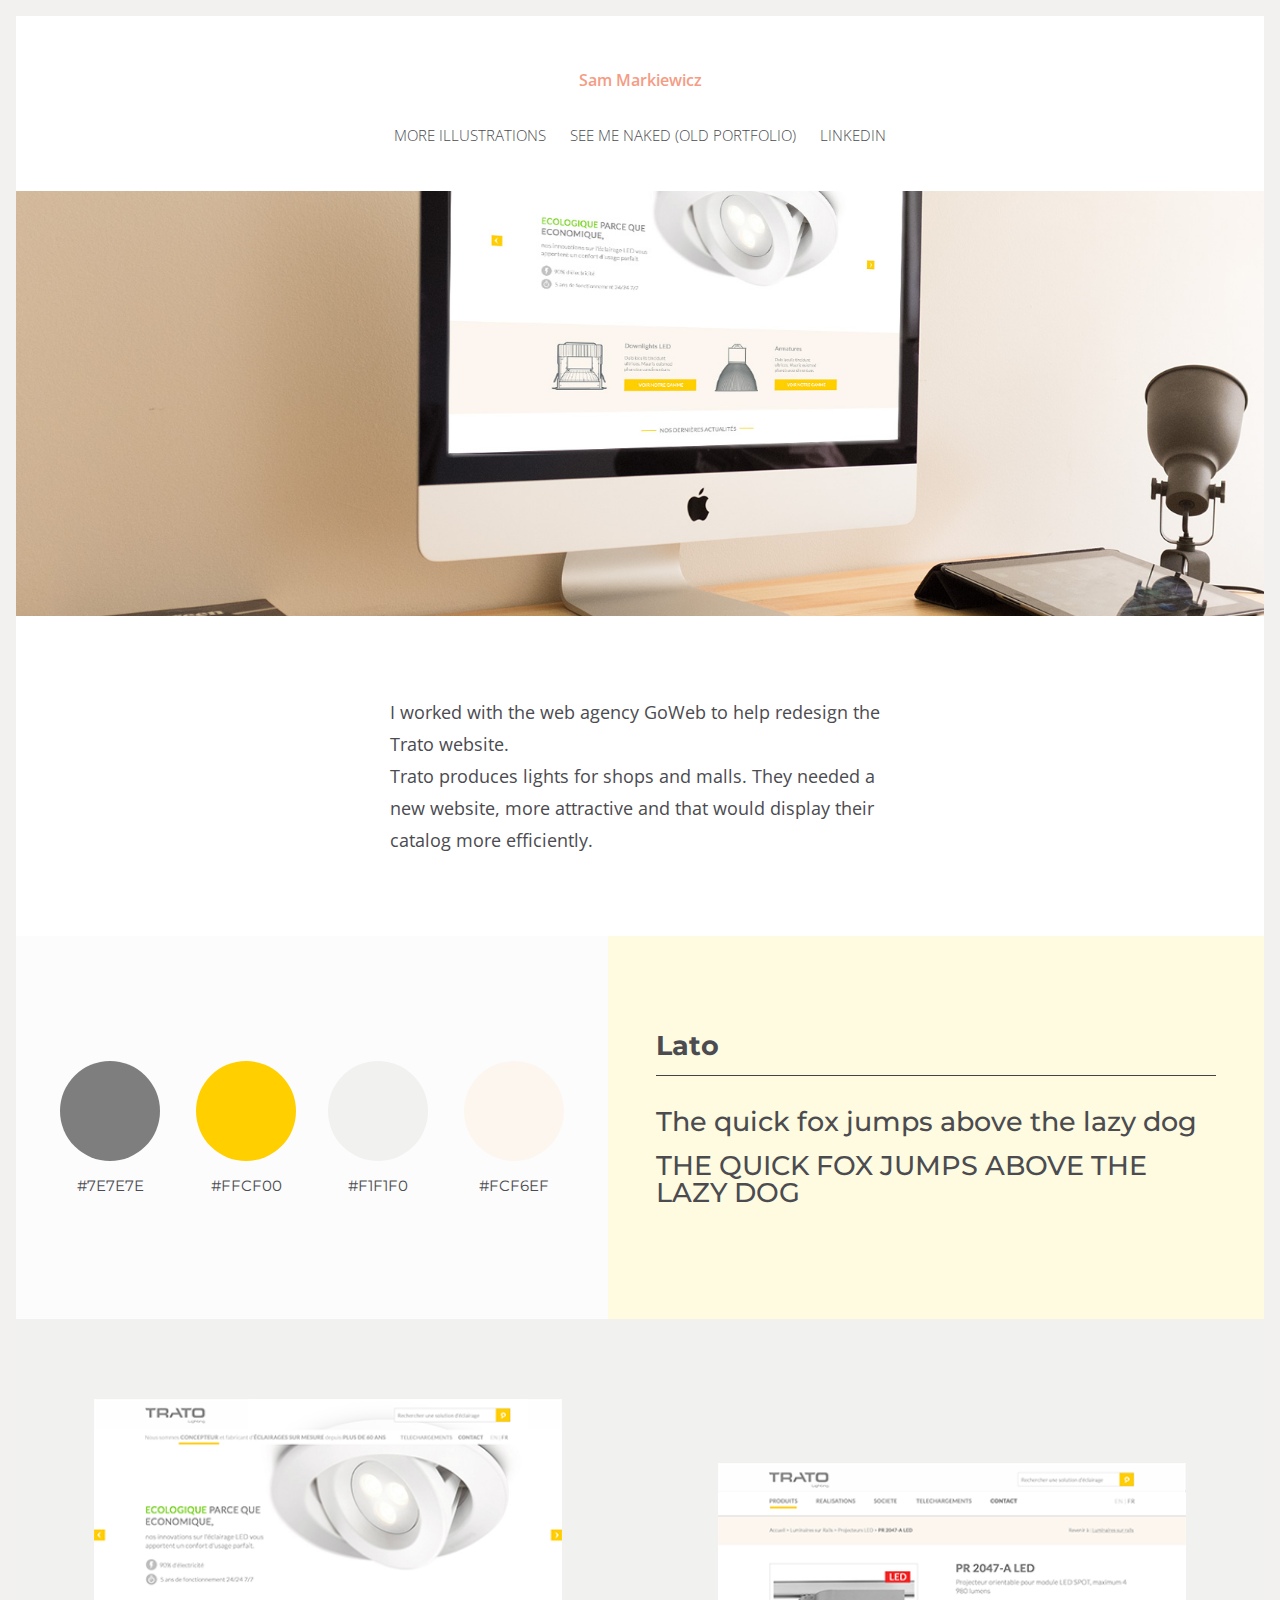
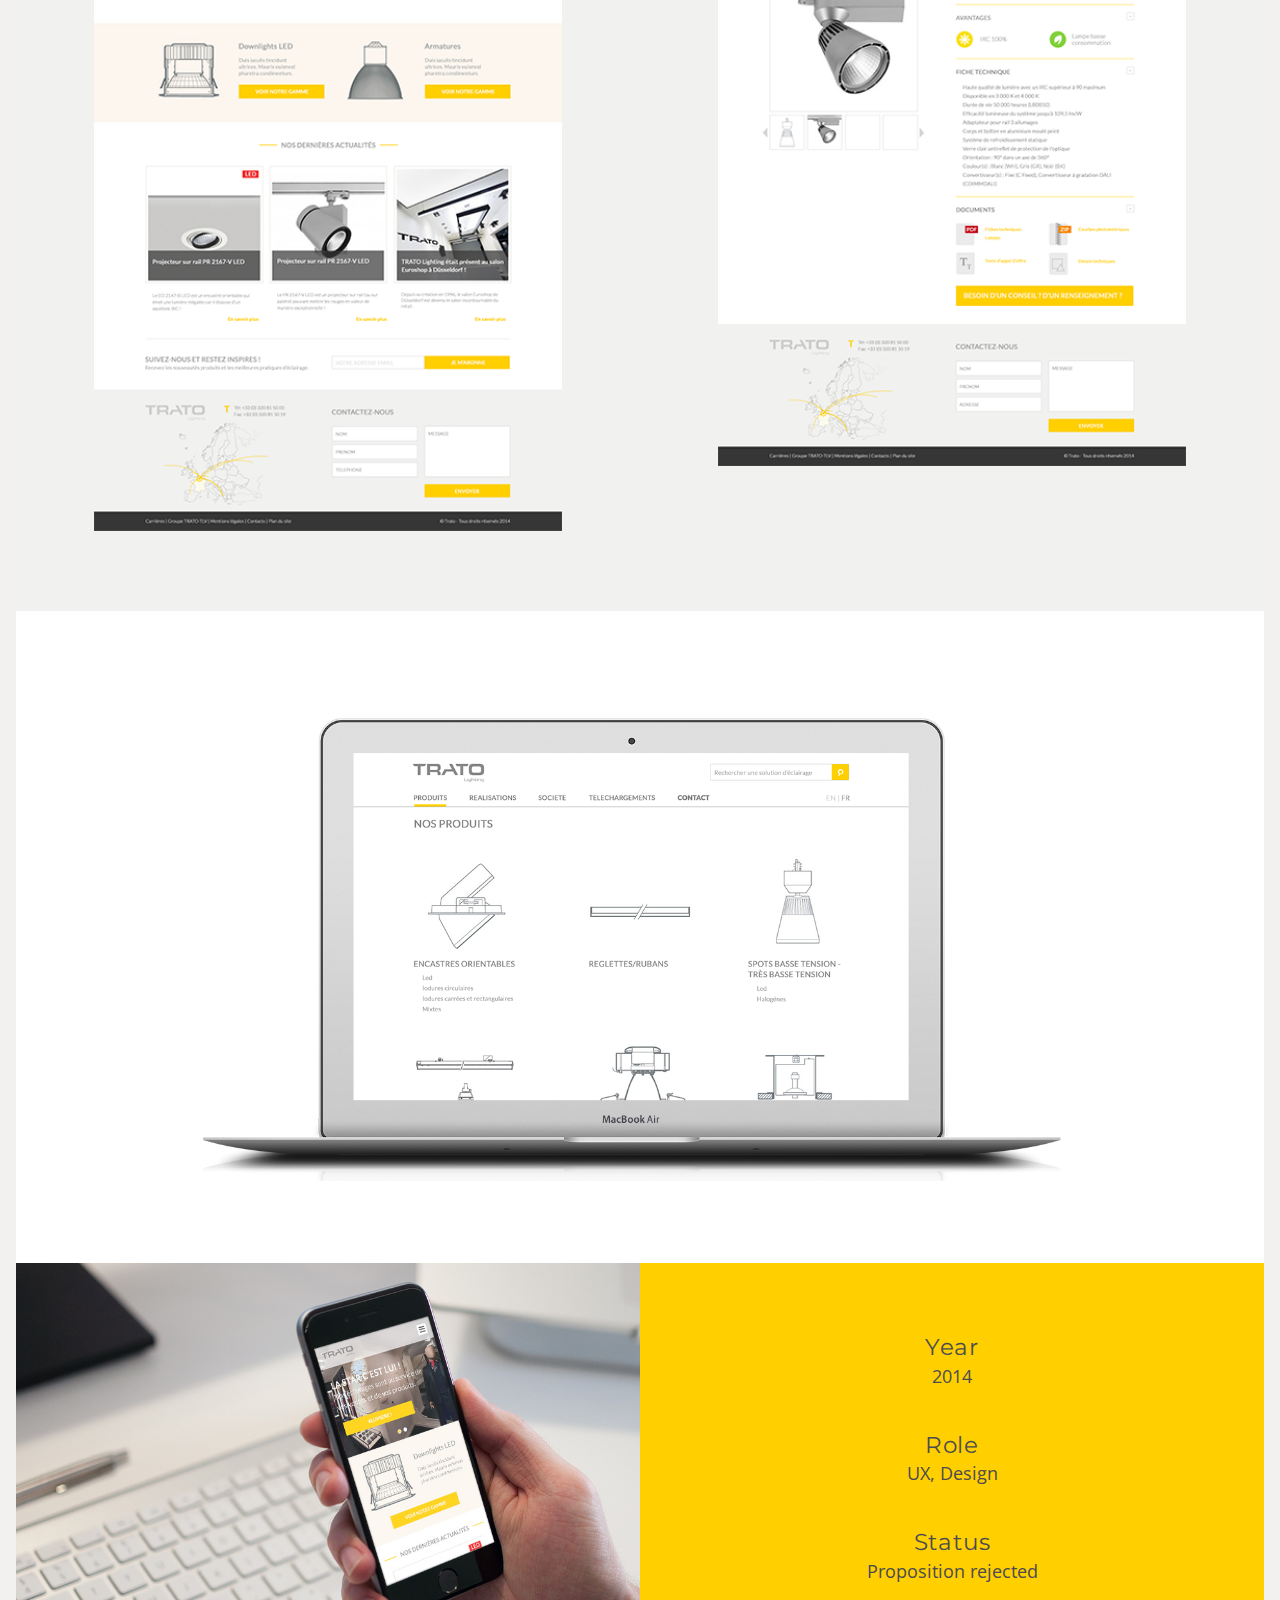
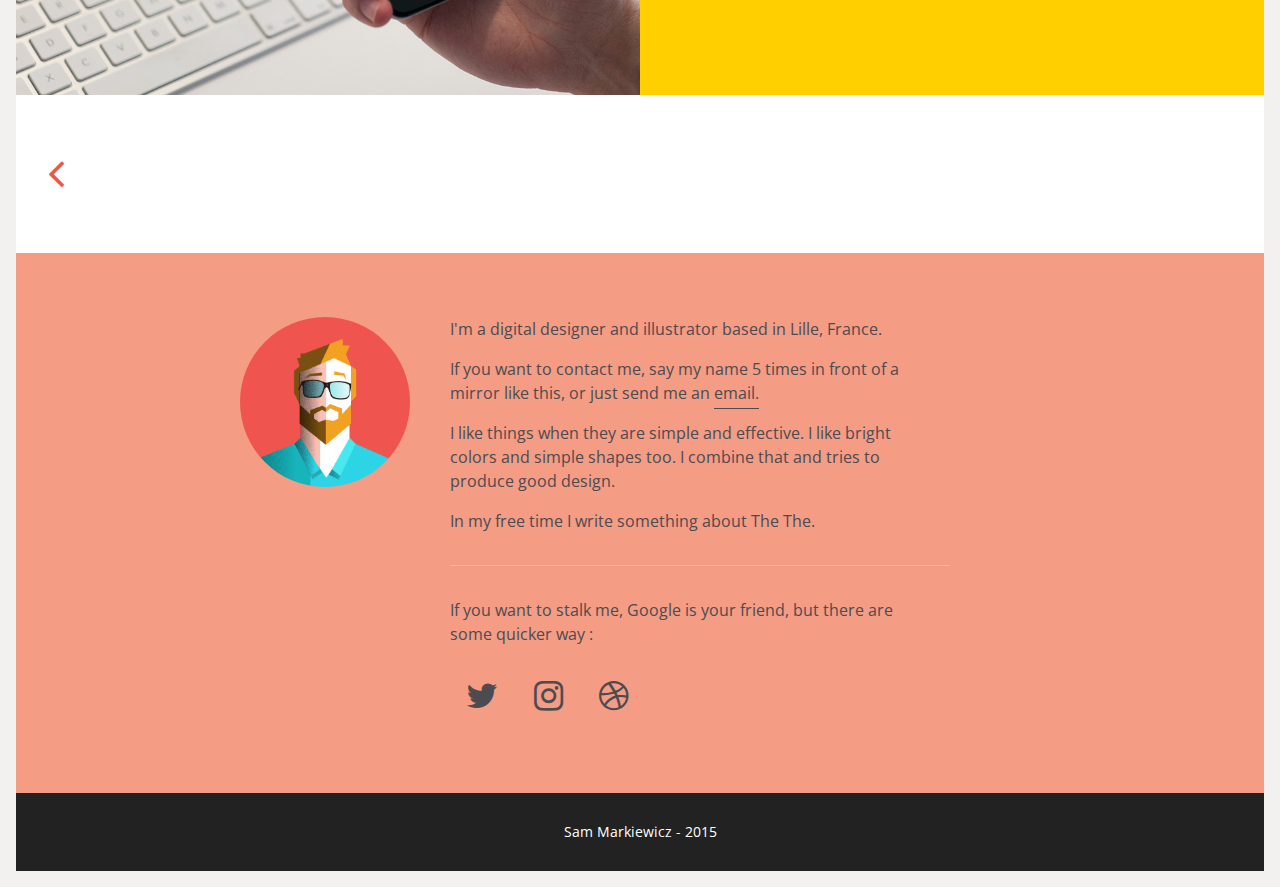
<file: trato.html>
<!DOCTYPE html>
<html>
  <head>
    <meta charset="utf-8" />
    <meta content="IE=edge,chrome=1" http-equiv="X-UA-Compatible" />
    <meta content="width=device-width, initial-scale=1" name="viewport" />
    <meta content="Sam Markiewicz, webdesign, digital design, digital designer, web designer, UX, UI, webdesigner, design, identity, illustration, illustrator, app, front-end development" name="description" />
    <link href="images/favicons/apple-touch-icon-57x57.png" rel="apple-touch-icon" sizes="57x57" />
    <link href="images/favicons/apple-touch-icon-114x114.png" rel="apple-touch-icon" sizes="114x114" />
    <link href="images/favicons/apple-touch-icon-72x72.png" rel="apple-touch-icon" sizes="72x72" />
    <link href="images/favicons/apple-touch-icon-144x144.png" rel="apple-touch-icon" sizes="144x144" />
    <link href="images/favicons/apple-touch-icon-60x60.png" rel="apple-touch-icon" sizes="60x60" />
    <link href="images/favicons/apple-touch-icon-120x120.png" rel="apple-touch-icon" sizes="120x120" />
    <link href="images/favicons/apple-touch-icon-76x76.png" rel="apple-touch-icon" sizes="76x76" />
    <link href="images/favicons/apple-touch-icon-152x152.png" rel="apple-touch-icon" sizes="152x152" />
    <link href="images/favicons/apple-touch-icon-180x180.png" rel="apple-touch-icon" sizes="180x180" />
    <link href="images/favicons/favicon.ico" rel="shortcut icon" />
    <link href="images/favicons/favicon-192x192.png" rel="icon" sizes="192x192" type="image/png" />
    <link href="images/favicons/favicon-160x160.png" rel="icon" sizes="160x160" type="image/png" />
    <link href="images/favicons/favicon-96x96.png" rel="icon" sizes="96x96" type="image/png" />
    <link href="images/favicons/favicon-16x16.png" rel="icon" sizes="16x16" type="image/png" />
    <link href="images/favicons/favicon-32x32.png" rel="icon" sizes="32x32" type="image/png" />
    <meta content="#ef544e" name="msapplication-TileColor" />
    <meta content="images/favicons/mstile-144x144.png" name="msapplication-TileImage" />
    <meta content="images/favicons/browserconfig.xml" name="msapplication-config" />
    <title>Sam Markiewicz - Digital Design, Illustration | Trato re-design proposition </title>
    <link href="http://maxcdn.bootstrapcdn.com/font-awesome/4.2.0/css/font-awesome.min.css" rel="stylesheet" />
    <link href="css/style.css" rel="stylesheet" />
  </head>
  <body class="page trato">
    <div class="container-inner">
      <section class="header">
        <header role="banner">
          <h2 class="open">
            <a href="/">Sam Markiewicz </a>
          </h2>
        </header>
        <nav>
          <ul>
            <li>
              <a href="https://dribbble.com/sammarkiewicz" target="_blank">More illustrations </a>
            </li>
            <li>
              <a href="http://sammarkiewi.cz" target="_blank">See me naked (old portfolio) </a>
            </li>
            <li>
              <a href="http://fr.linkedin.com/in/sammarkiewicz/" target="_blank">LinkedIn </a>
            </li>
          </ul>
        </nav>
      </section>
      <section class="flex page__banner banner__trato">
        <h1>
          Trato 
        </h1>
      </section>
      <section class="flex page__text">
        <article>
          <p>
            I worked with the web agency GoWeb to help redesign the Trato website. 
          </p>
          <p>
            Trato produces lights for shops and malls. They needed a new website, more attractive and that would display their catalog more efficiently. 
          </p>
        </article>
      </section>
      <section class="page__details-design flex">
        <article class="block">
          <ul class="list__with-legends list__colors">
            <li>
              <span class="circle__trato-grey"></span><i class="sub-title">#7E7E7E </i>
            </li>
            <li>
              <span class="circle__trato-yellow"></span><i class="sub-title">#FFCF00 </i>
            </li>
          </ul>
          <ul class="list__with-legends list__colors">
            <li>
              <span class="circle__trato-grey-light"></span><i class="sub-title">#F1F1F0 </i>
            </li>
            <li>
              <span class="circle__trato-beige"></span><i class="sub-title">#FCF6EF </i>
            </li>
          </ul>
        </article>
        <article class="block">
          <dl class="list__types">
            <dt>
              Lato 
            </dt>
            <dd class="font__trato-set1">
              The quick fox jumps above the lazy dog 
            </dd>
            <dd class="font__trato-set1">
              The quick fox jumps above the lazy dog 
            </dd>
          </dl>
        </article>
      </section>
      <section class="flex page__desktop-views">
        <article class="block">
          <img src="../images/trato/layout-home.png" />
        </article>
        <article class="block">
          <img src="../images/trato/layout-product.png" />
        </article>
      </section>
      <section class="mac-anime">
        <article>
          <img alt="Trato - Re-design" class="center" src="../images/trato/mac-book.png" />
        </article>
      </section>
      <section class="flex page__endings">
        <article class="block endings__img-egg">
          <img alt="Trato - Re-design" class="center" src="../images/trato/mobile-view.jpg" />
        </article>
        <article class="block details">
          <div>
            <p>
              <strong>Year </strong>2014 
            </p>
            <p>
              <strong>Role </strong>UX, Design 
            </p>
            <p>
              <strong>Status </strong>Proposition rejected 
            </p>
          </div>
        </article>
      </section>
      <section class="page__navigation flex">
        <ul class="flex">
          <li>
            <a class="button-nav block block" href="/nebber.html"><i class="fa fa-angle-left"></i></a>
          </li>
          <li></li>
        </ul>
      </section>
      <footer>
        <div>
          <img src="images/home/portrait.png" />
          <div>
            <p>
              I'm a digital designer and illustrator based in Lille, France. 
            </p>
            <p>
              If you want to contact me, say my name 5 times in front of a mirror like this, or just send me an <a href="mailto:work.withsammark@gmail.com?subject=Hello&amp;body=Hello">email. </a>
            </p>
            <p>
              I like things when they are simple and effective. I like bright colors and simple shapes too. I combine that and tries to produce good design. 
            </p>
            <p>
              In my free time I write something about The The. 
            </p>
            <p class="separator">
              If you want to stalk me, Google is your friend, but there are some quicker way : 
            </p>
            <ul>
              <li class="link__twitter">
                <a href="https://twitter.com/sammarkz" target="_blank"><i class="fa fa-twitter"></i></a>
              </li>
              <li class="link__instagram">
                <a href="http://instagram.com/sammarkiewicz" target="_blank"><i class="fa fa-instagram"></i></a>
              </li>
              <li class="link__codepen">
                <a href="https://dribbble.com/sammarkiewicz" target="_blank"><i class="fa fa-dribbble"></i></a>
              </li>
            </ul>
          </div>
        </div>
      </footer>
      <aside>
        <p>
          Sam Markiewicz - 2015 
        </p>
      </aside>
    </div>
  </body>
</html>
</file>
<file: css/style.css>
/*  Syntax Quick Reference
  --------------------------
  column($ratios: 1, $offset: 0, $cycle: 0, $uncycle: 0, $gutter: $jeet-gutter)
  span($ratio: 1, $offset: 0)
  shift($ratios: 0, $col_or_span: column, $gutter: $jeet-gutter)
  unshift()
  edit()
  center($max_width: 1410px, $pad: 0)
  stack($pad: 0, $align: false)
  unstack()
  align($direction: both)
  cf()
*/
/**
 * Grid settings.
 * All values are defaults and can therefore be easily overidden.
 */
/**
 * List functions courtesy of the wonderful folks at Team Sass.
 * Check out their awesome grid: Singularity.
 */
/**
 * Get  percentage from a given ratio.
 * @param {number} [$ratio=1] - The column ratio of the element.
 * @returns {number} - The percentage value.
 */
/**
 * Work out the column widths based on the ratio and gutter sizes.
 * @param {number} [$ratios=1] - The column ratio of the element.
 * @param {number} [$gutter=$jeet-gutter] - The gutter for the column.
 * @returns {list} $width $gutter - A list containing the with and gutter for the element.
 */
/**
 * Get the set layout direction for the project.
 * @returns {string} $direction - The layout direction.
 */
/**
 * Replace a specified list value with a new value (uses built in set-nth() if available)
 * @param {list} $list - The list of values you want to alter.
 * @param {number} $index - The index of the list item you want to replace.
 * @param {*} $value - The value you want to replace $index with.
 * @returns {list} $list - The list with the value replaced or removed.
 * @warn if an invalid index is supplied.
 */
/**
 * Reverse a list (progressively enhanced for Sass 3.3)
 * @param {list} $list - The list of values you want to reverse.
 * @returns {list} $result - The reversed list.
 */
/**
 * Get the opposite direction to a given value.
 * @param {string} $dir - The direction you want the opposite of.
 * @returns {string} - The opposite direction to $dir.
 * @warn if an incorrect string is provided.
 */
/**
 * Style an element as a column with a gutter.
 * @param {number} [$ratios=1] - A width relative to its container as a fraction.
 * @param {number} [$offset=0] - A offset specified as a fraction (see $ratios).
 * @param {number} [$cycle=0] - Easily create an nth column grid where $cycle equals the number of columns.
 * @param {number} [$uncycle=0] - Undo a previous cycle value to allow for a new one.
 * @param {number} [$gutter=$jeet-gutter] - Specify the gutter width as a percentage of the containers width.
 */
/**
 * An alias for the column mixin.
 * @param [$args...] - All arguments get passed through to column().
 */
/**
 * Get the width of a column and nothing else.
 * @param {number} [$ratios=1] - A width relative to its container as a fraction.
 * @param {number} [$gutter=$jeet-gutter] - Specify the gutter width as a percentage of the containers width.
 */
/**
 * Get the gutter size of a column and nothing else.
 * @param {number} [ratios=1] - A width relative to its container as a fraction.
 * @param {number} [gutter=jeet.gutter] - Specify the gutter width as a percentage of the containers width.
 */
/**
 * An alias for the column-width function.
 * @param [$args...] - All arguments get passed through to column().
 */
/**
 * An alias for the column-gutter function.
 * @param [$args...] - All arguments get passed through to column().
 */
/**
 * Style an element as a column without any gutters for a seamless row.
 * @param {number} [$ratios=1] - A width relative to its container as a fraction.
 * @param {number} [$offset=0] - A offset specified as a fraction (see $ratios).
 * @param {number} [cycle=0] - Easily create an nth column grid where cycle equals the number of columns.
 * @param {number} [uncycle=0] - Undo a previous cycle value to allow for a new one.
 */
/**
 * Reorder columns without altering the HTML.
 * @param {number} [$ratios=0] - Specify how far along you want the element to move.
 * @param {string} [$col-or-span=column] - Specify whether the element has a gutter or not.
 * @param {number} [$gutter=$jeet-gutter] - Specify the gutter width as a percentage of the containers width.
 */
/**
 * Reset an element that has had shift() applied to it.
 */
/**
 * View the grid and its layers for easy debugging.
 * @param {string} [$color=black] - The background tint applied.
 * @param {boolean} [$important=false] - Whether to apply the style as !important.
 */
/**
 *  Alias for edit().
 */
/**
 * Horizontally center an element.
 * @param {number} [$max-width=1410px] - The max width the element can be.
 * @param {number} [$pad=0] - Specify the element's left and right padding.
 */
/**
 * Uncenter an element.
 */
/**
 * Stack an element so that nothing is either side of it.
 * @param {number} [$pad=0] - Specify the element's left and right padding.
 * @param {boolean/string} [$align=false] - Specify the text align for the element.
 */
/**
 * Unstack an element.
 */
/**
 * Center an element on either or both axes.
 * @requires A parent container with relative positioning.
 * @param {string} [$direction=both] - Specify which axes to center the element on.
 */
/**
 * Apply a clearfix to an element.
 */
/*******ERIC MEYER RESET 2.0******** */
@import url(http://fonts.googleapis.com/css?family=Open+Sans:400,600,300,700,800);
@import url(http://fonts.googleapis.com/css?family=Cabin);
@import url(http://fonts.googleapis.com/css?family=Montserrat:400,700);
@import url(http://fonts.googleapis.com/css?family=PT+Serif|Open+Sans);
@import url(http://fonts.googleapis.com/css?family=Lato:300,400,700,900);
html, body, div, span, applet, object, iframe, h1, h2, h3, h4, h5, h6, p, blockquote, pre, a, abbr, acronym, address, big, cite, code, del, dfn, em, img, ins, kbd, q, s, samp, small, strike, strong, sub, sup, tt, var, b, u, i, center, dl, dt, dd, ol, ul, li, fieldset, form, label, legend, table, caption, tbody, tfoot, thead, tr, th, td, article, aside, canvas, details, embed, figure, figcaption, footer, header, hgroup, menu, nav, output, ruby, section, summary, time, mark, audio, video {
  border: 0;
  font-size: 100%;
  font: inherit;
  vertical-align: baseline;
  margin: 0;
  padding: 0;
}

article, aside, details, figcaption, figure, footer, header, hgroup, menu, nav, section {
  display: block;
}

body {
  line-height: 1;
}

ol, ul {
  list-style: none;
}

blockquote, q {
  quotes: none;
}

blockquote:before, blockquote:after, q:before, q:after {
  content: none;
}

table {
  border-collapse: collapse;
  border-spacing: 0;
}

@font-face {
  font-family: "otama.epregular";
  src: url("../fonts/otama/Otama-ep-webfont.eot");
  src: url("../fonts/otama/Otama-ep-webfont.eot?#iefix") format("embedded-opentype"), url("../fonts/otama/Otama-ep-webfont.woff") format("woff"), url("../fonts/otama/Otama-ep-webfont.ttf") format("truetype"), url("../fonts/otama/Otama-ep-webfont.svg#otama.epregular") format("svg");
  font-weight: normal;
  font-style: normal;
}
body {
  -webkit-font-smoothing: antialiased;
  text-rendering: optimizeLegibility;
}

h1, h2, h3 {
  font-family: "Montserrat", sans-serif;
  font-weight: 700;
}

html {
  background: #F2F1EF;
  padding: 1rem;
}

body {
  color: #4b4b50;
  font-family: "Open Sans", sans-serif;
}

.container {
  *zoom: 1;
  width: auto;
  max-width: 1000px;
  float: none;
  display: block;
  margin-right: auto;
  margin-left: auto;
  padding-left: 0;
  padding-right: 0;
}
.container:before, .container:after {
  content: '';
  display: table;
}
.container:after {
  clear: both;
}

.container-inner {
  *zoom: 1;
  width: auto;
  max-width: 1600px;
  float: none;
  display: block;
  margin-right: auto;
  margin-left: auto;
  padding-left: 0;
  padding-right: 0;
  background: white;
}
.container-inner:before, .container-inner:after {
  content: '';
  display: table;
}
.container-inner:after {
  clear: both;
}

.otama {
  font-family: "otama.epregular" !important;
}

.open {
  font-family: "Open Sans", sans-serif;
}

.flex {
  display: -webkit-box;
  display: -webkit-flex;
  display: -ms-flexbox;
  display: flex;
}

.block {
  display: -webkit-box;
  display: -webkit-flex;
  display: -ms-flexbox;
  display: flex;
  -webkit-box-align: center;
  -webkit-align-items: center;
      -ms-flex-align: center;
          align-items: center;
  -webkit-box-pack: center;
  -webkit-justify-content: center;
      -ms-flex-pack: center;
          justify-content: center;
}

.button {
  font-family: "Open Sans", sans-serif;
  display: inline-block;
  border: 1px solid #4b4b50;
  padding: 1rem;
  text-decoration: none;
  color: #4b4b50;
}
.button:hover {
  background: #eee;
}
.button:focus, .button:active {
  background: #efefef;
  border: 1px solid #ccc;
  color: #ccc;
}

.header {
  padding: 3rem 0;
  overflow: hidden;
  text-align: center;
}
.header header {
  -webkit-box-pack: start !important;
  -webkit-justify-content: flex-start !important;
      -ms-flex-pack: start !important;
          justify-content: flex-start !important;
}
.header h1, .header h2 {
  color: #F49C84;
  line-height: 2rem;
  display: block;
  font-size: 14px;
  font-size: 1rem;
  font-weight: 600;
  margin-bottom: 0.5rem;
  text-transform: none;
}
.header h1 a, .header h2 a {
  color: #F49C84;
  text-decoration: none;
}
.header p {
  color: #F49C84;
  font-size: 24px;
  font-size: 1.71429rem;
}
.header nav a {
  -webkit-transition: all 0.3s ease-in-out;
          transition: all 0.3s ease-in-out;
  border-bottom: 1px solid white;
}
.header nav a:hover {
  color: #E68364;
  border-bottom: 1px solid #E68364;
}

.logo {
  display: block;
  text-align: center;
  text-decoration: none;
  font-family: "Montserrat", sans-serif;
  font-size: 20px;
  font-size: 1.42857rem;
  background: transparent url("../images/logo-square.svg") center center no-repeat;
  background-size: 100%;
  text-indent: -999em;
  width: 100px;
  height: 100px;
  margin-left: 2rem;
}

nav {
  font-family: "Open Sans", sans-serif;
  font-size: 13px;
  font-size: 0.92857rem;
  margin-top: 2rem;
}
nav li {
  display: inline-block;
  margin: 0 10px;
  text-transform: uppercase;
  font-weight: 300;
}
nav a {
  color: #4b4b50;
  text-decoration: none;
}

.introduction {
  background: #F49C84 url("../images/home/banner.png") center 1000px no-repeat;
  min-height: 690px;
  overflow: hidden;
  -webkit-animation-name: intro-bg;
          animation-name: intro-bg;
  -webkit-animation-duration: 1.5s;
          animation-duration: 1.5s;
  -webkit-animation-delay: 1s;
          animation-delay: 1s;
  -webkit-animation-fill-mode: forwards;
          animation-fill-mode: forwards;
}
.introduction article {
  *zoom: 1;
  float: left;
  clear: none;
  text-align: inherit;
  width: 100%;
  margin-left: 0%;
  margin-right: 0%;
  padding: 3rem 0rem;
  box-sizing: border-box;
  text-align: center;
}
.introduction article:before, .introduction article:after {
  content: '';
  display: table;
}
.introduction article:after {
  clear: both;
}
.introduction article:last-child {
  margin-right: 0%;
}
.introduction article p {
  color: white;
  font-family: "Open Sans", sans-serif;
  font-size: 18px;
  font-size: 1.28571rem;
  font-weight: 600;
  top: -200px;
  line-height: 2rem;
  position: relative;
  -webkit-animation-name: intro;
          animation-name: intro;
  -webkit-animation-duration: 1s;
          animation-duration: 1s;
  -webkit-animation-delay: 1s;
          animation-delay: 1s;
  -webkit-animation-fill-mode: forwards;
          animation-fill-mode: forwards;
}
.introduction article p:first-child {
  font-weight: normal !important;
  font-size: 28px;
  font-size: 2rem;
  margin-bottom: 1rem;
}

@-webkit-keyframes intro{
  0%{
    top: -200px;
  }
  100%{
    top: 0;
  }
}

@keyframes intro {
  0% {
    top: -200px;
  }
  100% {
    top: 0;
  }
}
@-webkit-keyframes intro-bg{
  0%{
    background-position: center 1000px;
  }
  100%{
    background-position: center bottom;
  }
}
@keyframes intro-bg {
  0% {
    background-position: center 1000px;
  }
  100% {
    background-position: center bottom;
  }
}
@-webkit-keyframes intro-title{
  0%{
    top: 800px;
  }
  100%{
    top: 0;
  }
}
@keyframes intro-title {
  0% {
    top: 800px;
  }
  100% {
    top: 0;
  }
}
.works.egg {
  background: #F7C216;
}
.works.sarthe {
  background: #4FC4F7;
}
.works.nebber {
  background: #F4603D;
}
.works.trato {
  background: #F9DD10;
}
.works article {
  box-sizing: border-box;
}
.works article:first-child {
  padding-top: 9rem;
  *zoom: 1;
  float: left;
  clear: none;
  text-align: inherit;
  width: 50%;
  margin-left: 0%;
  margin-right: 0%;
}
.works article:first-child:before, .works article:first-child:after {
  content: '';
  display: table;
}
.works article:first-child:after {
  clear: both;
}
.works article:first-child:last-child {
  margin-right: 0%;
}
.works article + article {
  *zoom: 1;
  float: left;
  clear: none;
  text-align: inherit;
  width: 50%;
  margin-left: 0%;
  margin-right: 0%;
  padding: 8rem 0 0;
}
.works article + article:before, .works article + article:after {
  content: '';
  display: table;
}
.works article + article:after {
  clear: both;
}
.works article + article:last-child {
  margin-right: 0%;
}

.works__more {
  text-align: center;
  padding: 5rem 0;
}
.works__more a {
  color: #222;
  text-decoration: none;
  line-height: 1.5rem;
}
.works__more p {
  font-weight: 600;
  margin-bottom: 1rem;
  color: #F49C84;
  font-family: "otama.epregular" !important;
  font-size: 25px;
  font-size: 1.78571rem;
}

.home__project-details {
  text-align: center;
}
.home__project-details div {
  padding: 0 3rem;
  margin: 0 auto;
}
.home__project-details h3 {
  font-size: 60px;
  font-size: 4.28571rem;
  line-height: 1;
  text-transform: normal;
  margin-bottom: 3rem;
}
.home__project-details h3 strong {
  font-family: "otama.epregular";
  display: block;
  margin-bottom: 1rem;
}
.home__project-details h3 span {
  font-size: 20px;
  font-size: 1.42857rem;
  display: block;
}
.home__project-details p {
  font-size: 16px;
  font-size: 1.14286rem;
  font-family: "Open Sans", sans-serif;
  line-height: 2rem;
}
.home__project-details a {
  margin-top: 2rem;
}

.thumb__egg {
  background: #F7C216 url("../images/home/thumb-egg-v2.png") center bottom no-repeat;
  min-height: 500px;
}

.thumb__sarthe {
  min-height: 500px;
  background: url("../images/home/thumb-sarthe-v2.png") center bottom no-repeat;
}

.thumb__trato {
  min-height: 500px;
  background: url("../images/home/thumb-trato.png") center bottom no-repeat;
}

.thumb__nebber {
  min-height: 500px;
  background: url("../images/home/thumb-nebber.png") center bottom no-repeat;
}

.egg .page__text a {
  color: #E67E22;
  -webkit-transition: all 0.3s ease-in-out;
          transition: all 0.3s ease-in-out;
}
.egg .page__text a:hover {
  color: #4b4b50;
}

.sarthe .page__text a {
  color: #3a96c1;
  -webkit-transition: all 0.3s ease-in-out;
          transition: all 0.3s ease-in-out;
}
.sarthe .page__text a:hover {
  color: #4b4b50;
}

.nebber .page__text a {
  color: #ea5322;
  -webkit-transition: all 0.3s ease-in-out;
          transition: all 0.3s ease-in-out;
}
.nebber .page__text a:hover {
  color: #4b4b50;
}

.page .logo {
  background: transparent url("../images/logo-square.svg") center center no-repeat;
  background-size: 100%;
}

.page__banner {
  padding: 10rem 0;
  overflow: hidden;
}
.page__banner h1 {
  *zoom: 1;
  width: auto;
  max-width: 700px;
  float: none;
  display: block;
  margin-right: auto;
  margin-left: auto;
  padding-left: 0;
  padding-right: 0;
  font-size: 50px;
  font-size: 3.57143rem;
  background: #F7CA18;
  color: white;
  padding: 1.5rem 3rem;
  font-family: "otama.epregular" !important;
  position: relative;
  top: 800px;
  -webkit-animation-name: intro-title;
          animation-name: intro-title;
  -webkit-animation-duration: 1s;
          animation-duration: 1s;
  -webkit-animation-delay: 1s;
          animation-delay: 1s;
  -webkit-animation-fill-mode: forwards;
          animation-fill-mode: forwards;
}
.page__banner h1:before, .page__banner h1:after {
  content: '';
  display: table;
}
.page__banner h1:after {
  clear: both;
}

.page__text article {
  *zoom: 1;
  width: auto;
  max-width: 500px;
  float: none;
  display: block;
  margin-right: auto;
  margin-left: auto;
  padding-left: 0;
  padding-right: 0;
  background: white;
  padding: 5rem 3rem;
}
.page__text article:before, .page__text article:after {
  content: '';
  display: table;
}
.page__text article:after {
  clear: both;
}
.page__text p {
  font-family: "Open Sans", sans-serif;
  font-size: 16px;
  font-size: 1.14286rem;
  line-height: 2rem;
}

.page__details-design article {
  *zoom: 1;
  float: left;
  clear: none;
  text-align: inherit;
  width: 50%;
  margin-left: 0%;
  margin-right: 0%;
  border-box: box-sizing;
  padding-top: 5rem;
  padding-bottom: 5rem;
}
.page__details-design article:before, .page__details-design article:after {
  content: '';
  display: table;
}
.page__details-design article:after {
  clear: both;
}
.page__details-design article:last-child {
  margin-right: 0%;
}
.page__details-design article + article {
  background: #F2F1EF;
  padding-left: 2rem;
  padding-right: 2rem;
}
.page__details-design article:first-child {
  background: #FDE3A7;
}

.page__endings {
  text-align: center;
  overflow: hidden;
}
.page__endings article {
  *zoom: 1;
  float: left;
  clear: none;
  text-align: inherit;
  width: 50%;
  margin-left: 0%;
  margin-right: 0%;
  overflow: hidden;
}
.page__endings article:before, .page__endings article:after {
  content: '';
  display: table;
}
.page__endings article:after {
  clear: both;
}
.page__endings article:last-child {
  margin-right: 0%;
}
.page__endings article:first-child {
  padding-top: 2rem;
}
.page__endings img {
  width: 60%;
  position: relative;
  bottom: -3px;
}

.list__types {
  font-family: "Montserrat", sans-serif;
  font-size: 24px;
  font-size: 1.71429rem;
  font-weight: 500;
  padding: 1rem;
}
.list__types dt {
  margin-bottom: 2rem;
  padding-bottom: 1rem;
  border-bottom: 1px solid #444;
  font-weight: 700;
}
.list__types dd {
  margin-bottom: 1rem;
}
.list__types dd + dd {
  text-transform: uppercase;
}

.sub-title {
  font-family: "Montserrat", sans-serif;
  font-size: 13px;
  font-size: 0.92857rem;
}

i.sub-title {
  text-transform: uppercase;
}

.page__video {
  position: relative;
  height: 450px;
  overflow: hidden;
}
.page__video video {
  width: 100%;
  position: absolute;
  top: -100px;
  left: 0;
}

.page__navigation {
  background: #dbd8d3;
}
.page__navigation ul {
  width: 100%;
  background: white;
}
.page__navigation li {
  *zoom: 1;
  float: left;
  clear: none;
  text-align: inherit;
  width: 50%;
  margin-left: 0%;
  margin-right: 0%;
  background: none !important;
  font-family: "Open Sans", sans-serif;
}
.page__navigation li:before, .page__navigation li:after {
  content: '';
  display: table;
}
.page__navigation li:after {
  clear: both;
}
.page__navigation li:last-child {
  margin-right: 0%;
}
.page__navigation li:first-child a {
  -webkit-box-pack: start !important;
  -webkit-justify-content: flex-start !important;
      -ms-flex-pack: start !important;
          justify-content: flex-start !important;
  padding-left: 2rem;
}
.page__navigation li:last-child a {
  -webkit-box-pack: end !important;
  -webkit-justify-content: flex-end !important;
      -ms-flex-pack: end !important;
          justify-content: flex-end !important;
  padding-right: 2rem;
}
.page__navigation li strong {
  font-weight: 700;
}
.page__navigation a.button-nav {
  padding: 3.5rem 5rem;
  font-size: 40px;
  font-size: 2.85714rem;
  background: white;
  color: #EF544E;
  border-box: box-sizing;
  text-decoration: none;
}
.page__navigation a.button-nav:hover {
  background: #F2F1EF;
}
.page__navigation a.button-nav:focus, .page__navigation a.button-nav:active {
  background: #c4c0b7;
  color: #707077;
}

.details {
  line-height: 1.8rem;
  padding: 2rem 0;
}
.details p {
  margin-bottom: 2.5rem;
  text-align: center;
  font-size: 16px;
  font-size: 1.14286rem;
  font-family: "Open Sans", sans-serif;
}
.details strong {
  display: block;
  font-family: "Montserrat", sans-serif;
  letter-spacing: 0.05rem;
  font-size: 20px;
  font-size: 1.42857rem;
  text-align: center;
  text-trasnform: uppercase;
}
.details a {
  margin-top: 1rem;
}

.title__transition {
  font-size: 18px;
  font-size: 1.28571rem;
}

.banner__egg {
  background: transparent url("../images/egg/banner.jpg") center center no-repeat;
}

.banner__sarthe {
  background: transparent url("../images/sarthe/banner.jpg") center center no-repeat;
  background-size: cover;
}

.banner__trato {
  background: transparent url("../images/trato/banner.jpg") center center no-repeat;
  background-size: cover;
}

.list__egg-pictos {
  width: 100%;
}
.list__egg-pictos li {
  *zoom: 1;
  float: left;
  clear: none;
  text-align: inherit;
  width: 31.33333%;
  margin-left: 0%;
  margin-right: 3%;
  text-align: center;
}
.list__egg-pictos li:before, .list__egg-pictos li:after {
  content: '';
  display: table;
}
.list__egg-pictos li:after {
  clear: both;
}
.list__egg-pictos li:last-child {
  margin-right: 0%;
}
.list__egg-pictos li span {
  display: block;
}
.list__egg-pictos li img {
  width: 70%;
}

.page__egg-illustrations {
  background: #ebeae7;
  padding: 4rem 0 5rem;
}

.font__egg-set1 {
  font-family: "Cabin", sans-serif;
  font-size: 20px;
  font-size: 1.42857rem;
  font-weight: 400;
}

.egg .button-nav,
.egg .page__navigation li {
  background: #F2F1EF;
}

.egg .details {
  background: #F7CA18 !important;
}

.sarthe .page__details-design article:first-child {
  background: #cfe7fb;
}

.banner__sarthe h1 {
  background: #3A96C1;
}

.font__sarthe-set1 {
  font-family: "PT Serif", serif;
  font-size: 20px;
  font-size: 1.42857rem;
  font-weight: 400;
}

.font__sarthe-set2 {
  font-family: "Open Sans", sans-serif;
  font-size: 20px;
  font-size: 1.42857rem;
  font-weight: 400;
}

.page__desktop-views {
  background: #67809F;
  padding: 5rem 0;
}
.page__desktop-views article {
  *zoom: 1;
  float: left;
  clear: none;
  text-align: inherit;
  width: 50%;
  margin-left: 0%;
  margin-right: 0%;
  text-align: center;
}
.page__desktop-views article:before, .page__desktop-views article:after {
  content: '';
  display: table;
}
.page__desktop-views article:after {
  clear: both;
}
.page__desktop-views article:last-child {
  margin-right: 0%;
}
.page__desktop-views img {
  width: 80%;
}

.page__mobile-cards {
  background: #3498DB;
  padding: 5rem 0 0;
  overflow: hidden;
}
.page__mobile-cards article {
  width: 800px;
  max-width: 100%;
  margin: 0 auto;
  height: 500px;
  display: block;
  background: transparent url("../images/sarthe/mobile-cards.png") center center no-repeat;
  background-size: 75%;
}

.sarthe .page__endings article:first-child {
  padding: 5rem 0;
  background: transparent url("../images/sarthe/mobile-view.jpg") center center no-repeat;
  background-size: cover;
}
.sarthe .page__endings article:first-child img {
  visibility: hidden;
}

.banner__nebber {
  background: transparent url("../images/nebber/banner-nebber.jpg") center center no-repeat;
  background-size: cover;
}
.banner__nebber h1 {
  background: #ea5322;
}

.nebber .page__details-design {
  text-align: center;
  font-family: "Open Sans", sans-serif;
}
.nebber .page__details-design article {
  background: #fce4dc;
}

.page__scene-1 {
  background: #8ac5c3;
}
.page__scene-1 article {
  *zoom: 1;
  float: left;
  clear: none;
  text-align: inherit;
  width: 50%;
  margin-left: 0%;
  margin-right: 0%;
}
.page__scene-1 article:before, .page__scene-1 article:after {
  content: '';
  display: table;
}
.page__scene-1 article:after {
  clear: both;
}
.page__scene-1 article:last-child {
  margin-right: 0%;
}
.page__scene-1 article + article {
  padding-left: 2rem;
  padding-right: 2rem;
}
.page__scene-1 img {
  width: 100%;
  padding: 2rem 0;
}
.page__scene-1 p {
  padding: 0 5rem;
  color: white;
  font-family: "Open Sans", sans-serif;
  line-height: 1.8rem;
}

.nebber .colored {
  background: #f5ae96;
}
.nebber .colored h3 {
  text-align: center;
  margin-bottom: 3rem;
}

.page__characters img {
  width: 100%;
}

.nebber .button {
  color: white;
  border-color: white;
}
.nebber .button:hover {
  color: #4b4b50;
}

.page__scenes {
  padding: 5rem 0;
}
.page__scenes article {
  *zoom: 1;
  float: left;
  clear: none;
  text-align: inherit;
  width: 50%;
  margin-left: 0%;
  margin-right: 0%;
}
.page__scenes article:before, .page__scenes article:after {
  content: '';
  display: table;
}
.page__scenes article:after {
  clear: both;
}
.page__scenes article:last-child {
  margin-right: 0%;
}
.page__scenes img {
  width: 100%;
}

.nebber .details {
  background: #ea5322;
  color: white;
}

.nebber .page__endings article:first-child {
  padding: 5rem 0;
  background: transparent url("../images/nebber/scene-real.jpg") center center no-repeat;
  background-size: cover;
}
.nebber .page__endings article:first-child img {
  visibility: hidden;
}

.trato .page__details-design article:first-child {
  background: #fcfcfc;
}
.trato .page__details-design article:first-child + article {
  background: #fefbe1;
}

.trato .page__desktop-views {
  background: #F1F1F0;
}
.trato .page__desktop-views img {
  width: 75%;
}

.trato .page__endings article:first-child {
  padding: 5rem 0;
  background: transparent url("../images/trato/mobile-view.jpg") center center no-repeat;
  background-size: cover;
}
.trato .page__endings article:first-child img {
  visibility: hidden;
}

.trato .mac-anime article {
  *zoom: 1;
  width: auto;
  max-width: 900px;
  float: none;
  display: block;
  margin-right: auto;
  margin-left: auto;
  padding-left: 0;
  padding-right: 0;
  text-align: center;
  overflow: hidden;
  padding: 5rem 0;
  box-sizing: border-box;
}
.trato .mac-anime article:before, .trato .mac-anime article:after {
  content: '';
  display: table;
}
.trato .mac-anime article:after {
  clear: both;
}
.trato .mac-anime img {
  width: 100%;
}

.trato .details {
  background: #FFCF00;
}

footer {
  background: #F49C84;
  clear: both;
  overflow: hidden;
  padding: 4rem 0;
}
footer div {
  *zoom: 1;
  width: auto;
  max-width: 800px;
  float: none;
  display: block;
  margin-right: auto;
  margin-left: auto;
  padding-left: 0;
  padding-right: 0;
}
footer div:before, footer div:after {
  content: '';
  display: table;
}
footer div:after {
  clear: both;
}
footer div img {
  *zoom: 1;
  float: left;
  clear: none;
  text-align: inherit;
  width: 21.25%;
  margin-left: 0%;
  margin-right: 5%;
  border-radius: 100%;
}
footer div img:before, footer div img:after {
  content: '';
  display: table;
}
footer div img:after {
  clear: both;
}
footer div img:last-child {
  margin-right: 0%;
}
footer div div {
  *zoom: 1;
  float: left;
  clear: none;
  text-align: inherit;
  width: 62.5%;
  margin-left: 0%;
  margin-right: 0%;
}
footer div div:before, footer div div:after {
  content: '';
  display: table;
}
footer div div:after {
  clear: both;
}
footer div div:last-child {
  margin-right: 0%;
}
footer div p {
  padding: 0 2rem 0 0;
  line-height: 1.5rem;
  margin-bottom: 0.75rem;
  font-size: 14px;
  font-size: 1rem;
  color: #4b4b50;
  margin-bottom: 1rem;
}
footer div p a {
  color: #4b4b50;
  text-decoration: none;
  border-bottom: 1px solid #4b4b50;
  padding-bottom: 0.25rem;
  -webkit-transition: all 0.2s ease-in-out;
          transition: all 0.2s ease-in-out;
}
footer div p a:hover {
  border-bottom: 1px solid #F49C84;
}
footer div .separator {
  border-top: 1px solid rgba(255, 255, 255, 0.3);
  margin-top: 2rem;
  padding-top: 2rem;
}
footer li {
  display: inline-block;
}
footer li a {
  display: block;
  color: #4b4b50;
  position: relative;
  box-sizing: border-box;
  width: 100%;
  text-align: center;
  text-decoration: none;
  padding: 1rem;
  font-size: 30px;
  font-size: 2.14286rem;
}
footer li a:hover {
  color: white;
}

aside {
  color: white;
  clear: both;
  overflow: hidden;
  text-align: center;
  background: #222;
  padding: 2rem 0;
  font-size: 12px;
  font-size: 0.85714rem;
}

.link__twitter {
  -webkit-transition: all 0.3s ease-in-out;
          transition: all 0.3s ease-in-out;
}
.link__twitter:hover {
  background: #00aced;
}
.link__twitter:active, .link__twitter:focus {
  color: #bfbfbf;
  background: #004f6e;
}

.link__git-hub {
  -webkit-transition: all 0.3s ease-in-out;
          transition: all 0.3s ease-in-out;
}
.link__git-hub:hover {
  background: #222;
}
.link__git-hub:active, .link__git-hub:focus {
  color: #bfbfbf;
  background: black;
}

.link__instagram {
  -webkit-transition: all 0.3s ease-in-out;
          transition: all 0.3s ease-in-out;
}
.link__instagram:hover {
  background: #517fa4;
}
.link__instagram:active, .link__instagram:focus {
  color: #bfbfbf;
  background: #273d4f;
}

.link__codepen {
  -webkit-transition: all 0.3s ease-in-out;
          transition: all 0.3s ease-in-out;
}
.link__codepen:hover {
  background: #ff0084;
}
.link__codepen:active, .link__codepen:focus {
  color: #bfbfbf;
  background: #800042;
}

.circle__egg-yellow {
  background: #facc00;
}

.circle__egg-black {
  background: #222;
}

.circle__egg-grey {
  background: #f7f7f7;
}

.circle__sarthe-white {
  background: #f8fbf4;
}

.circle__sarthe-blue {
  background: #3a96c1;
}

.circle__sarthe-black {
  background: #1e1f1d;
}

.circle__trato-grey {
  background: #7e7e7e;
}

.circle__trato-yellow {
  background: #ffcf00;
}

.circle__trato-grey-light {
  background: #f1f1f0;
}

.circle__trato-beige {
  background: #fcf6ef;
}

.list__colors {
  text-align: center;
}
.list__colors li {
  display: inline-block;
  margin: 0 1rem;
}
.list__colors span {
  display: block;
  border-radius: 100%;
  box-sizing: border-box;
  width: 100px;
  height: 100px;
  margin-bottom: 1rem;
}

@media only screen and (min-width: 321px) and (max-width: 490px) {
  html {
    padding: 0.5rem;
  }

  p {
    text-align: left;
    word-wrap: normal;
  }

  .introduction article,
  .works article {
    width: 100% !important;
  }
  .introduction article:first-child,
  .works article:first-child {
    background-size: 70%;
    min-height: 250px;
  }
  .introduction article + article,
  .works article + article {
    padding: 1rem 0 3rem;
    text-align: center;
  }
  .introduction article + article p,
  .works article + article p {
    text-align: center;
  }

  .introduction {
    background-size: 100%;
    min-height: 400px;
  }
  .introduction p {
    text-align: center;
  }

  .works__more p {
    text-align: center;
  }

  .works.odd article:first-child {
    -webkit-box-ordinal-group: 2;
    -webkit-order: 1;
        -ms-flex-order: 1;
            order: 1;
  }
  .works.odd article + article {
    -webkit-box-ordinal-group: 3;
    -webkit-order: 2;
        -ms-flex-order: 2;
            order: 2;
  }

  .page__text article {
    padding: 3rem 2rem;
  }

  .header {
    -webkit-flex-flow: row wrap;
        -ms-flex-flow: row wrap;
            flex-flow: row wrap;
    padding: 3rem 0;
  }
  .header header, .header nav {
    width: 100% !important;
    -webkit-box-pack: center !important;
    -webkit-justify-content: center !important;
        -ms-flex-pack: center !important;
            justify-content: center !important;
  }
  .header .logo {
    margin-left: 0;
  }
  .header nav {
    margin-top: 2rem;
  }
  .header nav ul {
    padding-right: 0;
  }
  .header nav li {
    display: inline-block;
    margin: 0 0.5rem;
  }

  .page__banner {
    padding: 7rem 0;
  }
  .page__banner h1 {
    font-size: 20px;
    font-size: 1.42857rem;
    text-align: center;
  }

  .list__colors span {
    width: 70px;
    height: 70px;
  }

  .page__details-design article {
    padding-top: 3rem;
    padding-bottom: 3rem;
  }
  .page__details-design article + article {
    padding-left: 1rem;
    padding-right: 1rem;
  }

  .banner__egg {
    background-size: cover;
  }

  .page__details-design,
  .page__desktop-views,
  .page__endings {
    -webkit-flex-flow: row wrap;
        -ms-flex-flow: row wrap;
            flex-flow: row wrap;
  }
  .page__details-design article,
  .page__desktop-views article,
  .page__endings article {
    width: 100%;
  }

  .page__mobile-cards {
    padding: 2rem 0 0;
  }
  .page__mobile-cards article {
    background-size: 90%;
    height: 250px;
  }

  .page__egg-illustrations {
    padding: 3rem 0;
  }
  .page__egg-illustrations li {
    *zoom: 1;
    float: left;
    clear: none;
    text-align: inherit;
    width: 100%;
    margin-left: 0%;
    margin-right: 0%;
    text-align: center;
    margin-top: 1rem;
  }
  .page__egg-illustrations li:before, .page__egg-illustrations li:after {
    content: '';
    display: table;
  }
  .page__egg-illustrations li:after {
    clear: both;
  }
  .page__egg-illustrations li:last-child {
    margin-right: 0%;
  }
  .page__egg-illustrations li:first-child {
    margin-top: 0;
  }
  .page__egg-illustrations li img {
    width: 40%;
  }

  .page__video {
    height: 200px;
  }
  .page__video video {
    position: relative !important;
    top: 0px;
    -o-object-fit: cover;
       object-fit: cover;
  }

  footer {
    padding-left: 1rem;
    box-sizing: border-box;
  }

  .page__scene-1,
  .page__scenes {
    -webkit-flex-flow: row wrap;
        -ms-flex-flow: row wrap;
            flex-flow: row wrap;
  }
  .page__scene-1 article,
  .page__scenes article {
    width: 100%;
  }
  .page__scene-1 article + article,
  .page__scenes article + article {
    padding-bottom: 3rem;
  }
  .page__scene-1 p,
  .page__scenes p {
    padding: 0 1rem;
  }

  .page__scenes {
    padding: 3rem 0;
  }

  aside p {
    text-align: center;
  }
}
@media only screen and (min-width: 491px) and (max-width: 800px) {
  html {
    padding: 0.5rem;
  }

  p {
    text-align: left;
    word-wrap: normal;
  }

  .header {
    -webkit-flex-flow: row wrap;
        -ms-flex-flow: row wrap;
            flex-flow: row wrap;
    padding: 3rem 0;
  }
  .header header, .header nav {
    width: 100% !important;
    -webkit-box-pack: center !important;
    -webkit-justify-content: center !important;
        -ms-flex-pack: center !important;
            justify-content: center !important;
  }
  .header .logo {
    margin-left: 0;
  }
  .header nav {
    margin-top: 2rem;
  }
  .header nav ul {
    padding-right: 0;
  }
  .header nav li {
    display: inline-block;
    margin: 0 0.5rem;
  }

  .page__banner h1 {
    text-align: center;
  }

  .thumb__egg {
    background-size: 115%;
    background-position: center bottom;
  }

  .thumb__sarthe {
    background-size: 90%;
  }

  .thumb__nebber {
    background-size: 80%;
  }

  .home__project-details div {
    padding: 0 1rem;
  }

  .introduction {
    -webkit-flex-flow: row wrap;
        -ms-flex-flow: row wrap;
            flex-flow: row wrap;
  }
  .introduction article {
    width: 100%;
  }
  .introduction article:first-child {
    -webkit-box-ordinal-group: 3;
    -webkit-order: 2;
        -ms-flex-order: 2;
            order: 2;
  }

  .introduction {
    min-height: 600px;
  }
  .introduction p {
    text-align: center;
  }

  .works__more p {
    text-align: center;
  }

  .works {
    -webkit-flex-flow: row wrap;
        -ms-flex-flow: row wrap;
            flex-flow: row wrap;
  }
  .works article {
    width: 50% !important;
    min-height: 480px;
  }
  .works article + article {
    padding: 5rem 0;
  }

  .works.odd article:first-child {
    -webkit-box-ordinal-group: 3;
    -webkit-order: 2;
        -ms-flex-order: 2;
            order: 2;
  }
  .works.odd article + article {
    -webkit-box-ordinal-group: 2;
    -webkit-order: 1;
        -ms-flex-order: 1;
            order: 1;
  }

  .page__details-design {
    -webkit-flex-flow: row wrap;
        -ms-flex-flow: row wrap;
            flex-flow: row wrap;
  }
  .page__details-design article {
    width: 100%;
  }
  .page__details-design article {
    padding-top: 3rem;
    padding-bottom: 3rem;
  }
  .page__details-design article + article {
    padding-left: 1rem;
    padding-right: 1rem;
  }

  .page__video {
    height: 300px;
  }
  .page__video video {
    position: relative !important;
    top: 0px;
    -o-object-fit: cover;
       object-fit: cover;
  }

  .page__endings article + article {
    padding: 3rem 0 1rem;
  }

  .endings__img-egg {
    background: transparent url("../images/egg/iphone.jpg") bottom center no-repeat;
    background-size: 80%;
  }
  .endings__img-egg img {
    visibility: hidden;
  }

  footer {
    padding-left: 1rem;
    box-sizing: border-box;
  }

  .page__scene-1,
  .page__scenes {
    -webkit-flex-flow: row wrap;
        -ms-flex-flow: row wrap;
            flex-flow: row wrap;
  }
  .page__scene-1 article,
  .page__scenes article {
    width: 100%;
  }
  .page__scene-1 article + article,
  .page__scenes article + article {
    padding-bottom: 3rem;
  }

  .page__scenes {
    padding: 3rem 0;
  }

  aside p {
    text-align: center;
  }
}
</file>
